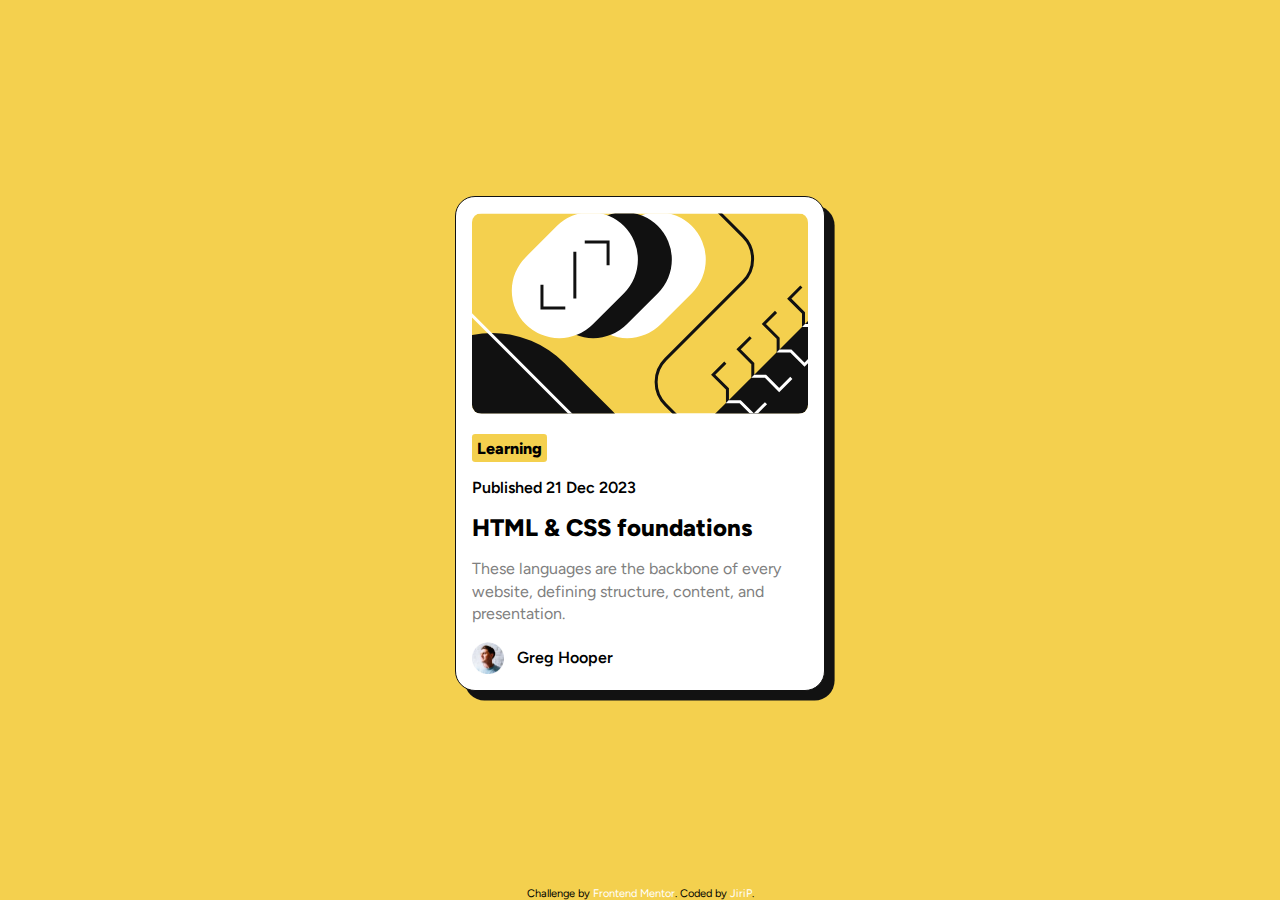
<file: blog-preview-card/index.html>
<!DOCTYPE html>
<html lang="en">
<head>
  <meta charset="UTF-8">
  <meta name="viewport" content="width=device-width, initial-scale=1.0"> <!-- displays site properly based on user's device -->

  <link rel="icon" type="image/png" sizes="32x32" href="./assets/images/favicon-32x32.png">
  
  <title>Blog preview card | Frontend Mentor</title>

  <link rel="stylesheet" href="style.css">

</head>
<body>
  <main>
    <div class="card">

      <div class="image-container"> <!-- container for the image of the card-->
        <img src="assets/images/illustration-article.svg" alt="beautiful picture">
      </div>

      <p class="card-tag extra-bold-text">Learning</p> <!-- tag for the card -->
      <p class="card-date semi-bold-text">Published 21 Dec 2023</p> <!-- publish date -->
      <h1 class="card-title extra-bold-text">HTML & CSS foundations</h1> <!-- card title -->
      <p class="card-text">These languages are the backbone of every website, defining structure, content, and presentation.</p> <!-- some text from author -->

      <div class="card-author"> <!-- author profile pic and name -->
        <img src="assets/images/image-avatar.webp" alt="author profile picture">
        <p class="semi-bold-text">Greg Hooper</p>
      </div>

    </div>
  </main>


  <footer>
    <div class="attribution">
      Challenge by <a href="https://www.frontendmentor.io?ref=challenge" target="_blank">Frontend Mentor</a>. 
      Coded by <a href="#">JiriP</a>.
    </div>
  </footer>

</body>
</html>
</file>
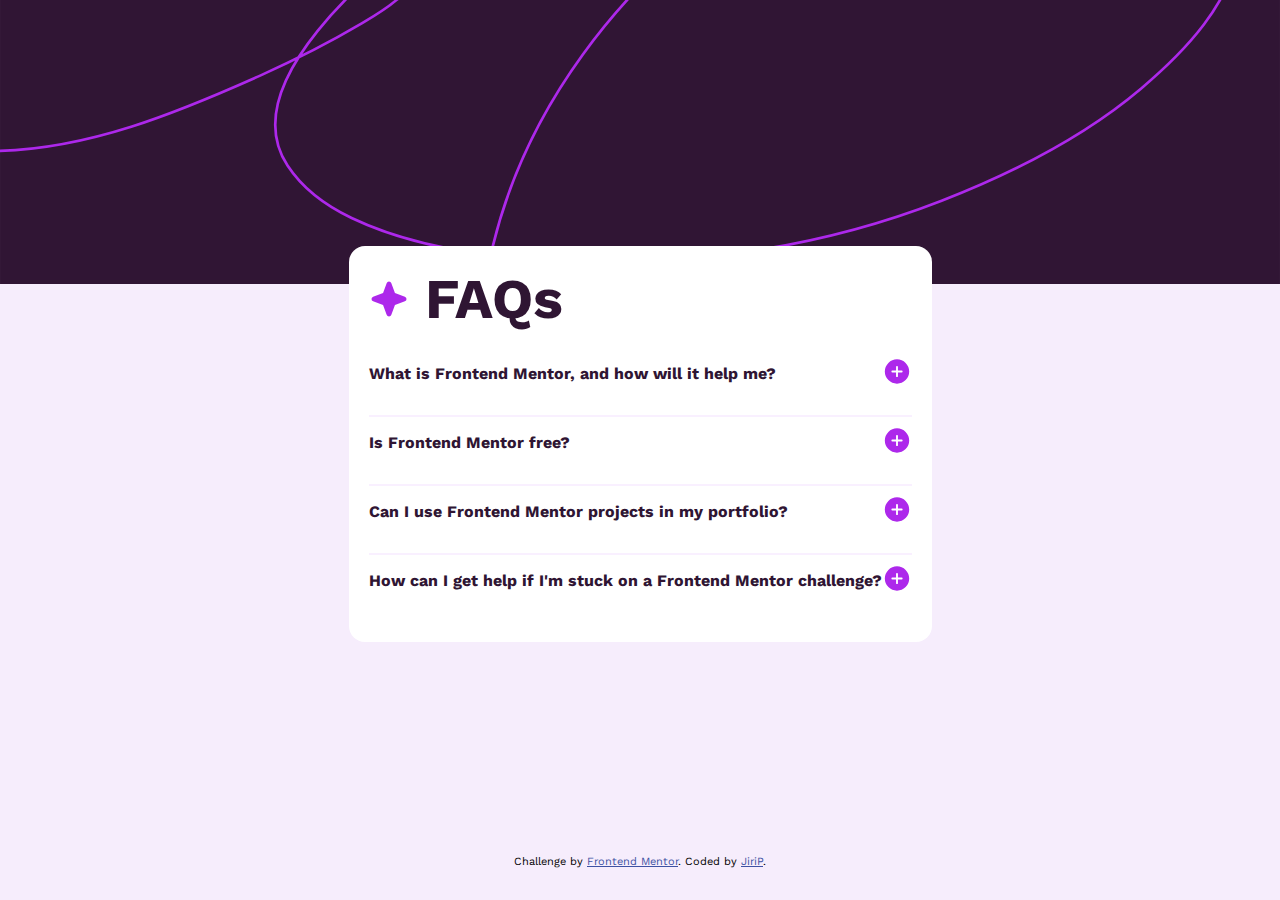
<file: FaQ-accordion/index.html>
<!DOCTYPE html>
<html lang="en">
<head>
  <meta charset="UTF-8">
  <meta name="viewport" content="width=device-width, initial-scale=1.0"> <!-- displays site properly based on user's device -->

  <link rel="icon" type="image/png" sizes="32x32" href="./assets/images/favicon-32x32.png">
  
  <title>FAQ accordion | Frontend Mentor</title>
  <link rel="stylesheet" href="style.css">
</head>
<body>
  <main>
    <div class="card-header">
      <img src="assets/images/icon-star.svg" alt="purple star">
      <h1>FAQs</h1>
    </div><!-- card-header-div -->

    <section class="questions">
      
      <div class="question">
        <div class="question-header">
          <h4 class="show_hide_button">What is Frontend Mentor, and how will it help me?</h4>
          <a href="#" class="show_button"><img src="assets/images/icon-plus.svg" alt="plus"></a>
          <a href="#" class="hide_button hide"><img src="assets/images/icon-minus.svg" alt="minus"></a>
        </div><!-- question-header-div -->

        <p class="answer hide"> Frontend Mentor offers realistic coding challenges to help developers improve their 
          frontend coding skills with projects in HTML, CSS, and JavaScript. It's suitable for 
          all levels and ideal for portfolio building.</p>
      </div>

      <div class="question">
        <div class="question-header">
          <h4 class="show_hide_button">Is Frontend Mentor free?</h4>
          <a href="#" class="show_button"> <img src="assets/images/icon-plus.svg" alt="plus"> </a>
          <a href="#" class="hide_button hide"> <img src="assets/images/icon-minus.svg" alt="minus"> </a>
        </div><!-- question-header-div -->

        <p class="answer hide">Yes, Frontend Mentor offers both free and premium coding challenges, with the free 
          option providing access to a range of projects suitable for all skill levels.</p>
      </div>

      <div class="question">
        <div class="question-header">
          <h4 class="show_hide_button">Can I use Frontend Mentor projects in my portfolio?</h4>
          <a href="#" class="show_button"> <img src="assets/images/icon-plus.svg" alt="plus"> </a>
          <a href="#" class="hide_button hide"> <img src="assets/images/icon-minus.svg" alt="minus"> </a>
        </div><!-- question-header-div -->

        <p class="answer hide"> Yes, you can use projects completed on Frontend Mentor in your portfolio. It's an excellent
          way to showcase your skills to potential employers!</p>
      </div>

      <div class="question">
        <div class="question-header">
          <h4 class="show_hide_button">How can I get help if I'm stuck on a Frontend Mentor challenge?</h4>
          <a href="#" class="show_button"> <img src="assets/images/icon-plus.svg" alt="plus"> </a>
          <a href="#" class="hide_button hide"> <img src="assets/images/icon-minus.svg" alt="minus"> </a>
        </div><!-- question-header-div -->

        <p class="answer hide"> The best place to get help is inside Frontend Mentor's Discord community. There's a help 
          channel where you can ask questions and seek support from other community members.</p>
      </div>

    </section><!-- question-section -->
  </main>

  <footer>
    <div class="attribution">
      Challenge by <a href="https://www.frontendmentor.io?ref=challenge" target="_blank">Frontend Mentor</a>. 
      Coded by <a href="#">JiriP</a>.
    </div>
  </footer>
  
  <script src="script.js"></script>
</body>
</html>
</file>
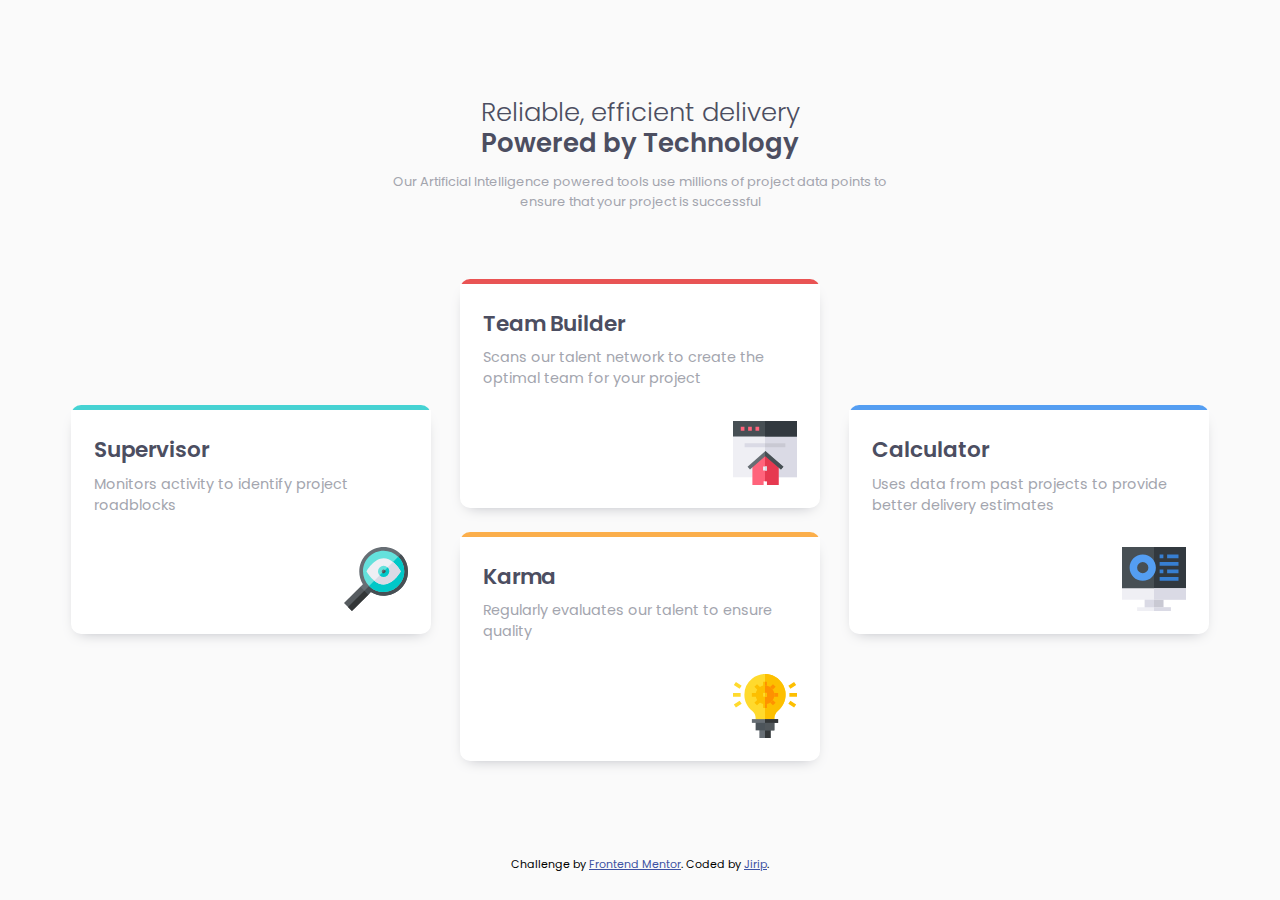
<file: four-card-feature-section/index.html>
<!DOCTYPE html>
<html lang="en">
<head>
  <meta charset="UTF-8">
  <meta name="viewport" content="width=device-width, initial-scale=1.0"> <!-- displays site properly based on user's device -->

  <link rel="icon" type="image/png" sizes="32x32" href="./images/favicon-32x32.png">
  
  <title>Four card feature section | Frontend Mentor</title>
  <link rel="stylesheet" href="style.css">
</head>
<body>
  <main>
    <section class="introductory-section">
      <div class="introductory-section-text">
        <h1>Reliable, efficient delivery <br><span>Powered by Technology</span></h1>
        <p>Our Artificial Intelligence powered tools use millions of project data points 
          to ensure that your project is successful</p>
      </div><!-- calculator-card -->

      <div class="cards-wrapper">
        <div class="supervisor-card card">
          <h2>Supervisor</h2>
          <p>Monitors activity to identify project roadblocks</p>
          <img src="images/icon-supervisor.svg" alt="">
        </div><!-- calculator-card -->

        <div class="team-builder-card card">
          <h2>Team Builder</h2>
          <p>Scans our talent network to create the optimal team for your project</p>
          <img src="images/icon-team-builder.svg" alt="">
        </div><!-- calculator-card -->

        <div class="karma-card card">
          <h2> Karma</h2>
          <p>Regularly evaluates our talent to ensure quality</p>
          <img src="images/icon-karma.svg" alt="">
        </div><!-- calculator-card -->

        <div class="calculator-card card">
          <h2>Calculator</h2>
          <p>Uses data from past projects to provide better delivery estimates</p>
          <img src="images/icon-calculator.svg" alt="">
        </div><!-- calculator-card -->
      </div><!-- cards-wrapper --> 
    </section>
  </main>
  

  <footer>
    <p class="attribution">
      Challenge by <a href="https://www.frontendmentor.io?ref=challenge" target="_blank">Frontend Mentor</a>. 
      Coded by <a href="#">Jirip</a>.
    </p>
  </footer>
</body>
</html>
</file>
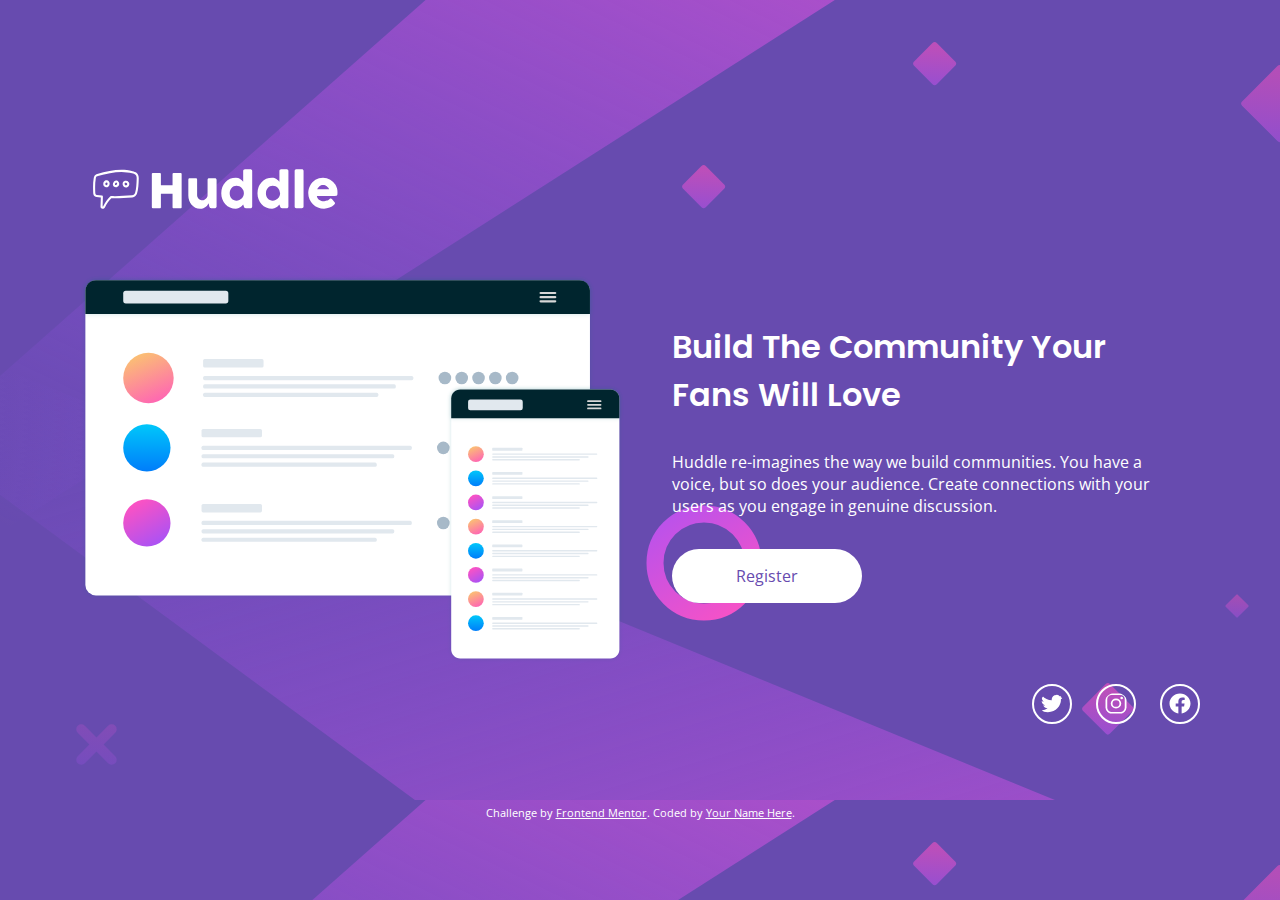
<file: huddle-landing-page-with-single-introductory-section/index.html>
<!DOCTYPE html>
<html lang="en">
<head>
  <meta charset="UTF-8">
  <meta name="viewport" content="width=device-width, initial-scale=1.0"> <!-- displays site properly based on user's device -->

  <link rel="icon" type="image/png" sizes="32x32" href="./images/favicon-32x32.png">
  
  <title>Huddle landing page with single introductory section | Frontend Mentor</title>
  <link rel="stylesheet" href="style.css">
</head>
<body>
  <main>
    <header class="logo">
      <img src="icons/logo.svg" alt="icon" class="main-logo"> <!-- logo -->
    </header>

    <section class="card">
      <div class="image-container"> 
        <img src="images/illustration-mockups.svg" alt="card img"> <!-- card image -->
      </div><!-- image-container -->
  
      <div class="content-container">
        <h1 class="card-header">Build The Community Your Fans Will Love</h1> <!-- card header-->
        <p>Huddle re-imagines the way we build communities. You have a voice, but so does your audience. 
          Create connections with your users as you engage in genuine discussion. </p> <!-- card text -->
        <a class="button" href="#">Register</a> <!-- card button -->
      </div><!-- content-container -->
    </section><!-- card -->

    <footer class="links">
      <a href="#"><img src="icons/logo-facebook.svg" alt="logo-facebook"></a> <!-- logo-facebook -->
      <a href="#"><img src="icons/logo-instagram.svg" alt="logo-instagram"></a> <!-- logo-instagram -->
      <a href="#"><img src="icons/logo-twitter.svg" alt="logo-twitter"></a> <!-- logo-twitter -->
    </footer><!-- links -->
  </main>
  
  <footer>
    <p class="attribution">
      Challenge by <a href="https://www.frontendmentor.io?ref=challenge" target="_blank">Frontend Mentor</a>. 
      Coded by <a href="#">Your Name Here</a>.
    </p>
  </footer>
</body>
</html>
</file>
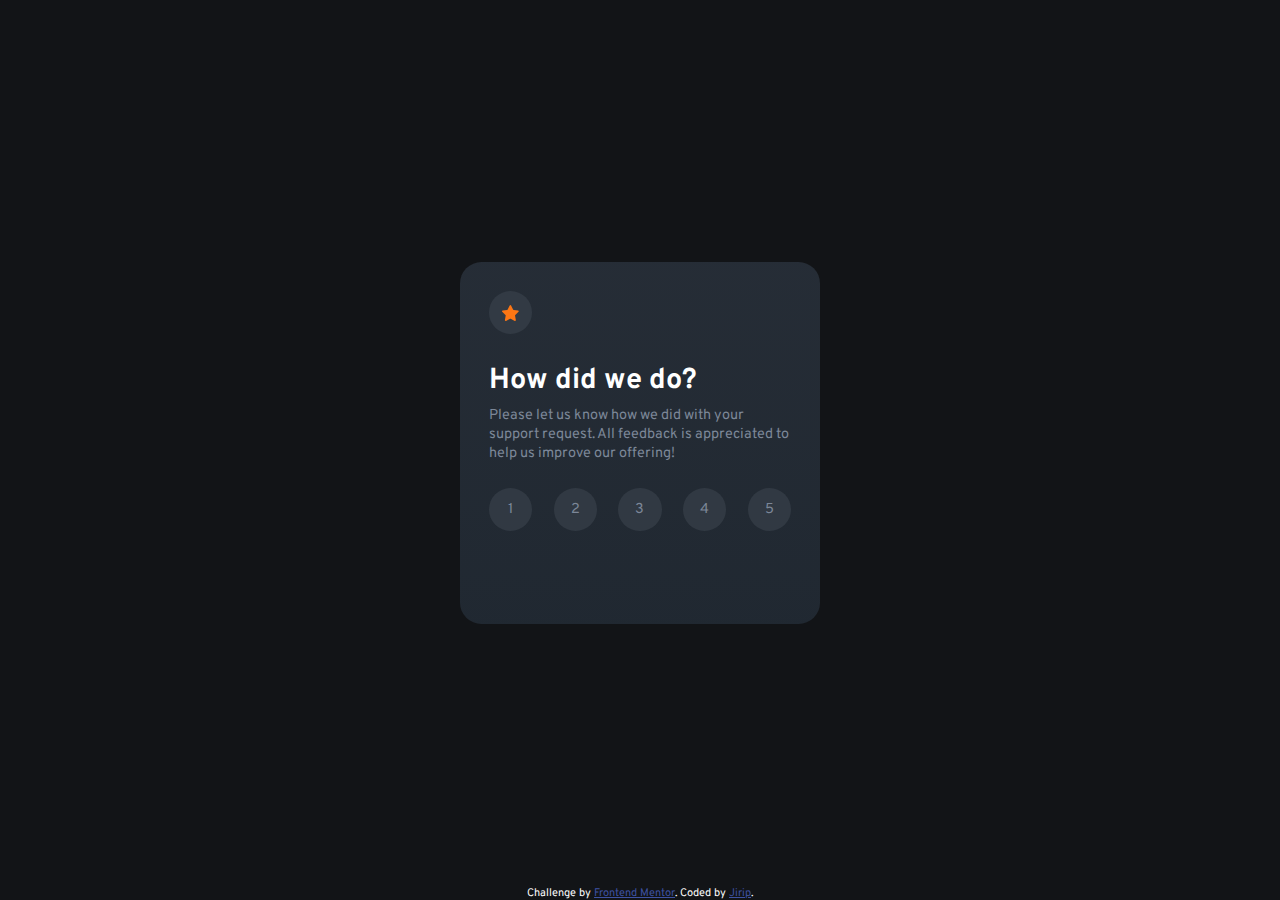
<file: interactive-rating-component/index.html>
<!DOCTYPE html>
<html lang="en">
<head>
  <meta charset="UTF-8">
  <meta name="viewport" content="width=device-width, initial-scale=1.0"> <!-- displays site properly based on user's device -->

  <link rel="icon" type="image/png" sizes="32x32" href="./images/favicon-32x32.png">
  
  <title>Frontend Mentor | Interactive rating component</title>
  <link rel="stylesheet" href="style.css">
</head>
<body>
  <main>
    <section class="card">
      <div class="rating-section">

        <div class="star-container circle">
          <img src="images/icon-star.svg" alt="star">
        </div><!-- star-container -->
    
        <h1>How did we do?</h1>
        <p>Please let us know how we did with your support request. All feedback is appreciated 
          to help us improve our offering!</p>
    
        <div class="rating-button-container">
          <div class="rating-button circle">1</div>
          <div class="rating-button circle">2</div>
          <div class="rating-button circle">3</div>
          <div class="rating-button circle">4</div>
          <div class="rating-button circle">5</div>
        </div>
    
        <a class="submit-button" style="visibility: hidden;  opacity: 0;">Submit</a>
      </div><!-- rating section -->
      
      <div class="thank-you-section hide">

        <div class="image-container">
          <img src="images/illustration-thank-you.svg" alt="star">
        </div><!-- image container -->
        <p class="summary">You selected <span class="user-rating"></span> out of 5</p>
    
        <h2>Thank you!</h2>
        <p>We appreciate you taking the time to give a rating. If you ever need more support, 
          don’t hesitate to get in touch!
        </p><!-- subtitle -->
      </div><!-- thank you section -->
    </section><!-- card -->
  </main>

  <footer>
    <div class="attribution" style="color: white;">
      Challenge by <a href="https://www.frontendmentor.io?ref=challenge" target="_blank">Frontend Mentor</a>. 
      Coded by <a href="#">Jirip</a>.
    </div>
  </footer>
  
  <script src="script.js"></script>
</body>
</html>
</file>
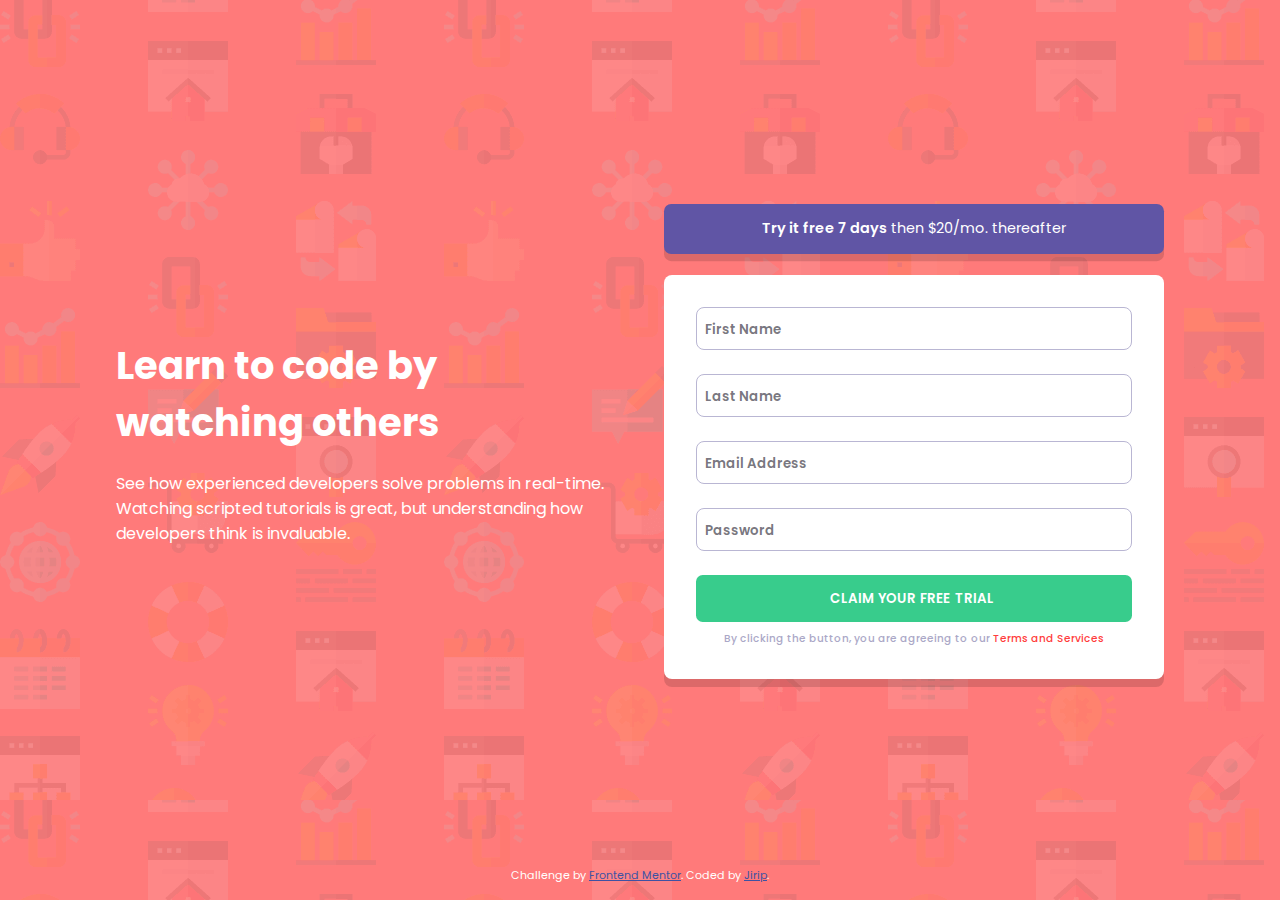
<file: intro-component-with-signup-form/index.html>
<!DOCTYPE html>
<html lang="en">
<head>
  <meta charset="UTF-8">
  <meta name="viewport" content="width=device-width, initial-scale=1.0"> <!-- displays site properly based on user's device -->

  <link rel="icon" type="image/png" sizes="32x32" href="./images/favicon-32x32.png">
  
  <title>Intro component with sign up form | Frontend Mentor</title>
  <link rel="stylesheet" href="style.css">
</head>
<body>

  <main>
    <div class="text-wrapper">
      <h1>Learn to code by watching others</h1>
      <p>See how experienced developers solve problems in real-time. Watching scripted tutorials is great, 
        but understanding how developers think is invaluable. </p>
    </div>

    <section class="form-container">
      <a href="#" class="offer"><span class="fw-600">Try it free 7 days</span> then $20/mo. thereafter</a> <!-- offer -->
      <form class="sign-up-form" novalidate>

        <div class="input-wrapper">
          <input type="text" placeholder="First Name" name="First-name" class="sign-up-form-input">
          <img src="images/icon-error.svg" alt="exclamation mark">
          <p class="error-message">First Name cannot be empty</p>
        </div>

        <div class="input-wrapper">
          <input type="text" placeholder="Last Name" name="Last-Name" class="sign-up-form-input">
          <img src="images/icon-error.svg" alt="exclamation mark">
          <p class="error-message">Last Name cannot be empty</p>
        </div>

        <div class="input-wrapper" email>
          <input type="email" placeholder="Email Address" name="Email-Address" class="sign-up-form-input">
          <img src="images/icon-error.svg" alt="exclamation mark">
          <p class="error-message">Looks like this is not an email</p>
        </div>

        <div class="input-wrapper">
          <input type="password" placeholder="Password" name="Password" class="sign-up-form-input">
          <img src="images/icon-error.svg" alt="exclamation mark">
          <p class="error-message">Password cannot be empty</p>
        </div>

        <input type="submit" value="Claim your free trial " class="sign-up-form-input">
        <p class="reminder">By clicking the button, you are agreeing to our <a href="###">Terms and Services</a></p>
      </form>
    </section>
  </main>

  <footer>
    <p class="attribution">
      Challenge by <a href="https://www.frontendmentor.io?ref=challenge" target="_blank">Frontend Mentor</a>. 
      Coded by <a href="#">Jirip</a>.
    </p>
  </footer>

  <script src="script.js"></script>
</body>
</html>
</file>
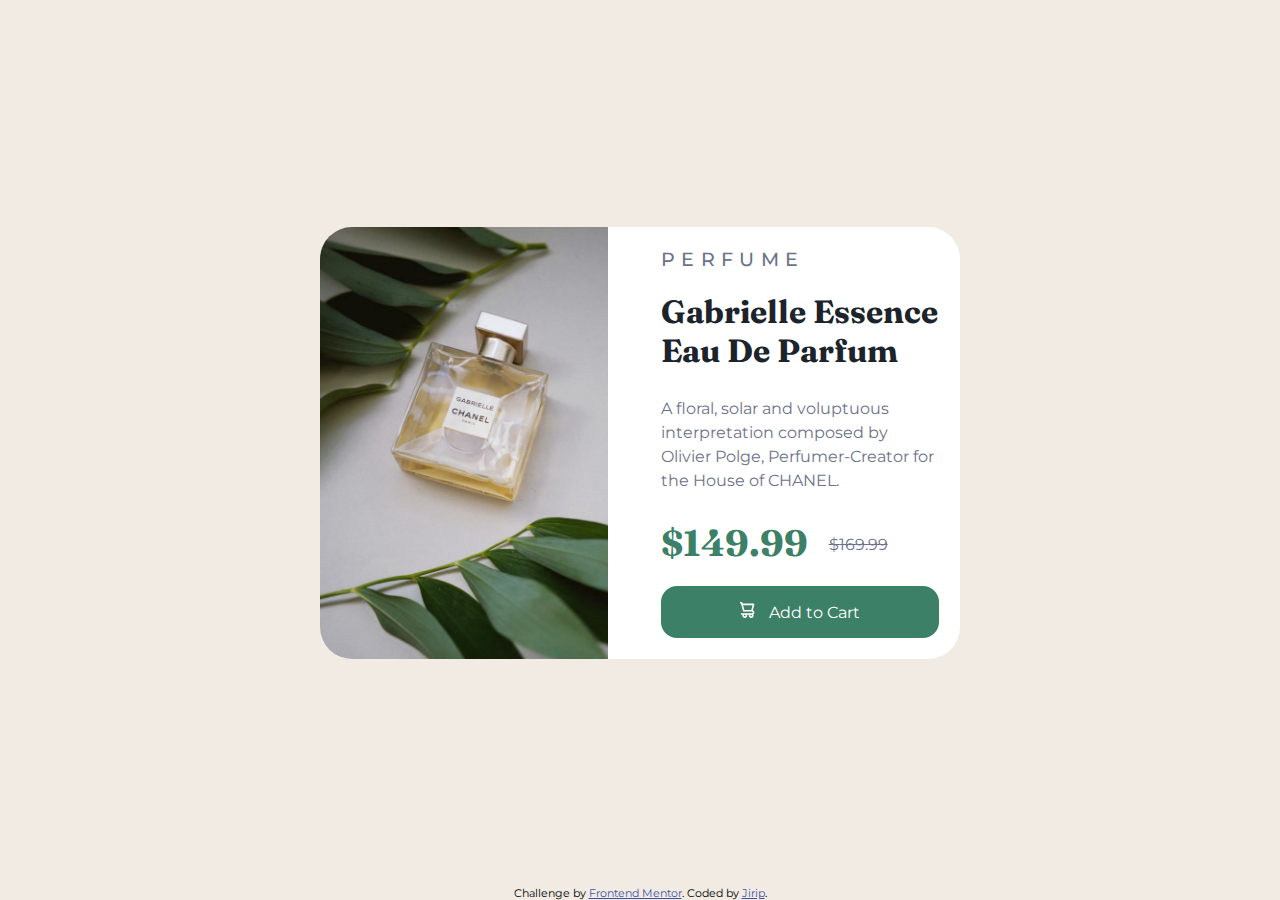
<file: product-preview-card-component/index.html>
<!DOCTYPE html>
<html lang="en">
<head>
  <meta charset="UTF-8">
  <meta name="viewport" content="width=device-width, initial-scale=1.0"> <!-- displays site properly based on user's device -->

  <link rel="icon" type="image/png" sizes="32x32" href="./images/favicon-32x32.png">
  
  <title>Product preview card component | Frontend Mentor</title>

  <link rel="stylesheet" href="style.css">
</head>
<body>
  <main>
    <div class="card">

      <div class="image-container">
        <img src="images/image-product-mobile.jpg" alt="perfume image">
      </div> <!-- image-container -->


      <div class="text-container">
        <h3 class="product-category">Perfume</h3> <!-- product-category -->
        <h1 class="product-name">Gabrielle Essence Eau De Parfum</h1> <!-- product-name -->
        <p class="product-description">A floral, solar and voluptuous interpretation composed by Olivier Polge, Perfumer-Creator for the House of CHANEL.</p> <!-- product-description -->
        <div class="product-price">
          <p><span class="current-price">$149.99</span><span class="old-price">$169.99</span></p>
        </div> <!-- product-price -->
        <a class="buy-button" href="#">
          <img src="images/icon-cart.svg" alt="shopping cart">Add to Cart
        </a> <!-- buy-button -->

      </div> <!-- text-container -->
    </div> <!-- card -->
  </main>

  <footer>
    <div class="attribution">
      Challenge by <a href="https://www.frontendmentor.io?ref=challenge" target="_blank">Frontend Mentor</a>. 
      Coded by <a href="https://github.com/JiriP1">Jirip</a>.
    </div>
  </footer>
</body>
</html>
</file>
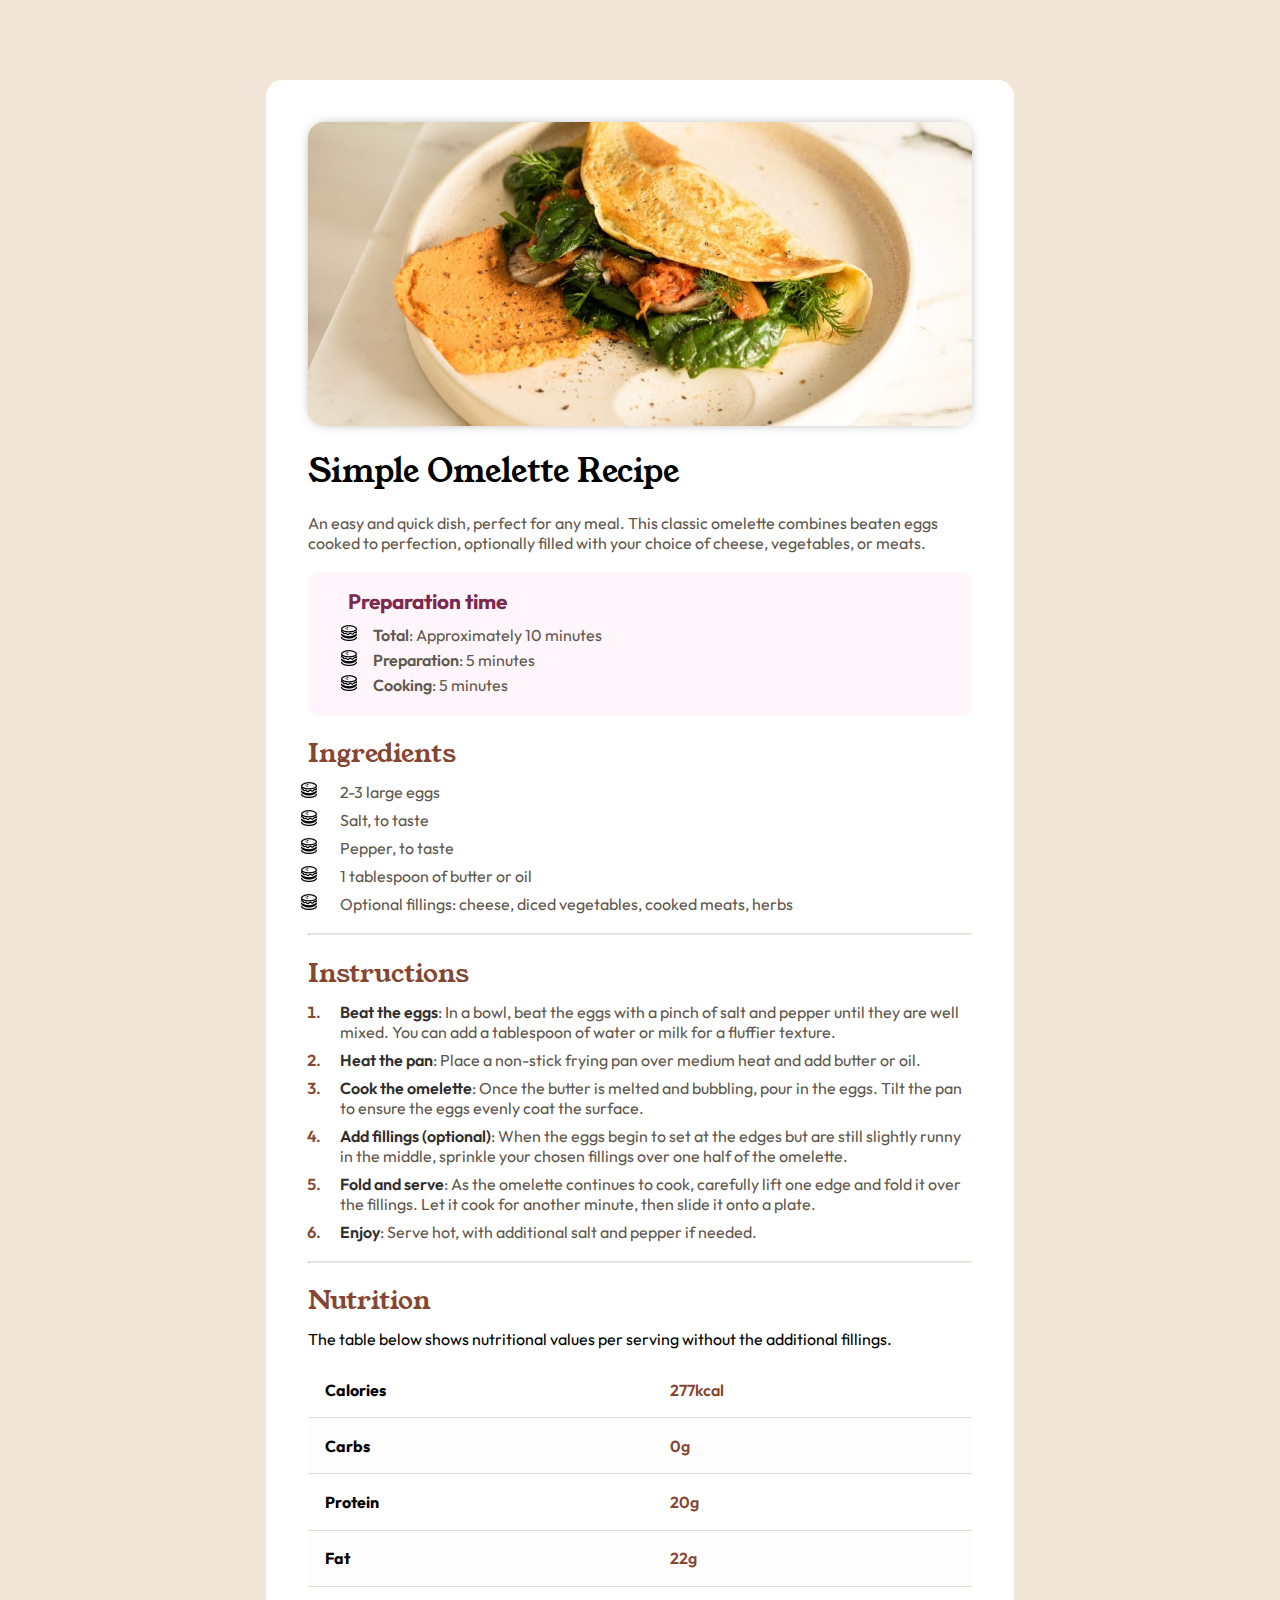
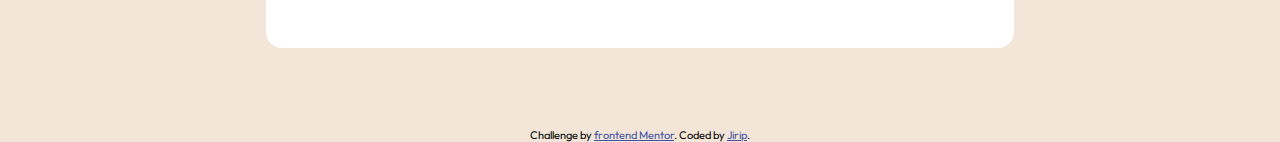
<file: recipe-page/index.html>
<!DOCTYPE html>
<html lang="en">
<head>
  <meta charset="UTF-8">
  <meta name="viewport" content="width=device-width, initial-scale=1.0"> <!-- displays site properly based on user's device -->

  <link rel="icon" type="image/png" sizes="32x32" href="./assets/images/favicon-32x32.png">
  
  <title>Recipe page | Frontend Mentor</title>
  <link rel="stylesheet" href="style.css">
</head>
<body>
  <main>
    <article class="recipe">
      <img class="omelette-image" src="assets/images/image-omelette.jpeg" alt="omelette">
      <h1 class="main-header">Simple Omelette Recipe</h1>
      <p class="recipe-description">An easy and quick dish, perfect for any meal. This classic omelette combines beaten eggs cooked 
        to perfection, optionally filled with your choice of cheese, vegetables, or meats.</p>

      <div class="preparaion-time">
        <h3>Preparation time</h3>
        <ul>
          <li><span class="bold-text">Total</span>: Approximately 10 minutes</li>
          <li><span class="bold-text">Preparation</span>: 5 minutes</li>
          <li><span class="bold-text">Cooking</span>: 5 minutes</li>
        </ul>
      </div>

      <section class="ingredients">
        <h2 class="section-header">Ingredients</h2>
        <ul>
          <li>2-3 large eggs</li>
          <li>Salt, to taste</li>
          <li>Pepper, to taste</li>
          <li>1 tablespoon of butter or oil</li>
          <li>Optional fillings: cheese, diced vegetables, cooked meats, herbs</li>
        </ul>
      </section>
      <hr>

      <section class="instructions">
        <h2 class="section-header">Instructions</h2>
        <ol>
          <li><span>Beat the eggs</span>: In a bowl, beat the eggs with a pinch of salt and pepper until they are well mixed. 
            You can add a tablespoon of water or milk for a fluffier texture.</li>
          <li><span>Heat the pan</span>: Place a non-stick frying pan over medium heat and add butter or oil.</li>
          <li><span>Cook the omelette</span>: Once the butter is melted and bubbling, pour in the eggs. Tilt the pan to ensure 
            the eggs evenly coat the surface.</li>
          <li><span>Add fillings (optional)</span>: When the eggs begin to set at the edges but are still slightly runny in the 
            middle, sprinkle your chosen fillings over one half of the omelette.</li>
          <li><span>Fold and serve</span>: As the omelette continues to cook, carefully lift one edge and fold it over the 
            fillings. Let it cook for another minute, then slide it onto a plate.</li>
          <li><span>Enjoy</span>: Serve hot, with additional salt and pepper if needed.</li>
        </ol>
      </section>
      <hr>

      <section class="nutrition">
        <h2 class="section-header">Nutrition</h2>
        <table>
          <caption>
            The table below shows nutritional values per serving without the additional fillings.
          </caption>
          <tr>
            <th>Calories</th>
            <td>277kcal</td>
          </tr>
          <tr>
            <th>Carbs</th>
            <td>0g</td>
          </tr>
          <tr>
            <th>Protein</th>
            <td>20g</td>
          </tr>
          <tr>
            <th>Fat</th>
            <td>22g</td>
          </tr>
        </table>
      </section>
    </article>
  </main>
<!-- 
  
  

  
  

  
  

  
  
   -->
  <footer>
    <div class="attribution">
      Challenge by <a href="https://www.frontendmentor.io?ref=challenge" target="_blank">frontend Mentor</a>. 
      Coded by <a href="#">Jirip</a>.
    </div>
  </footer>
</body>
</html>
</file>
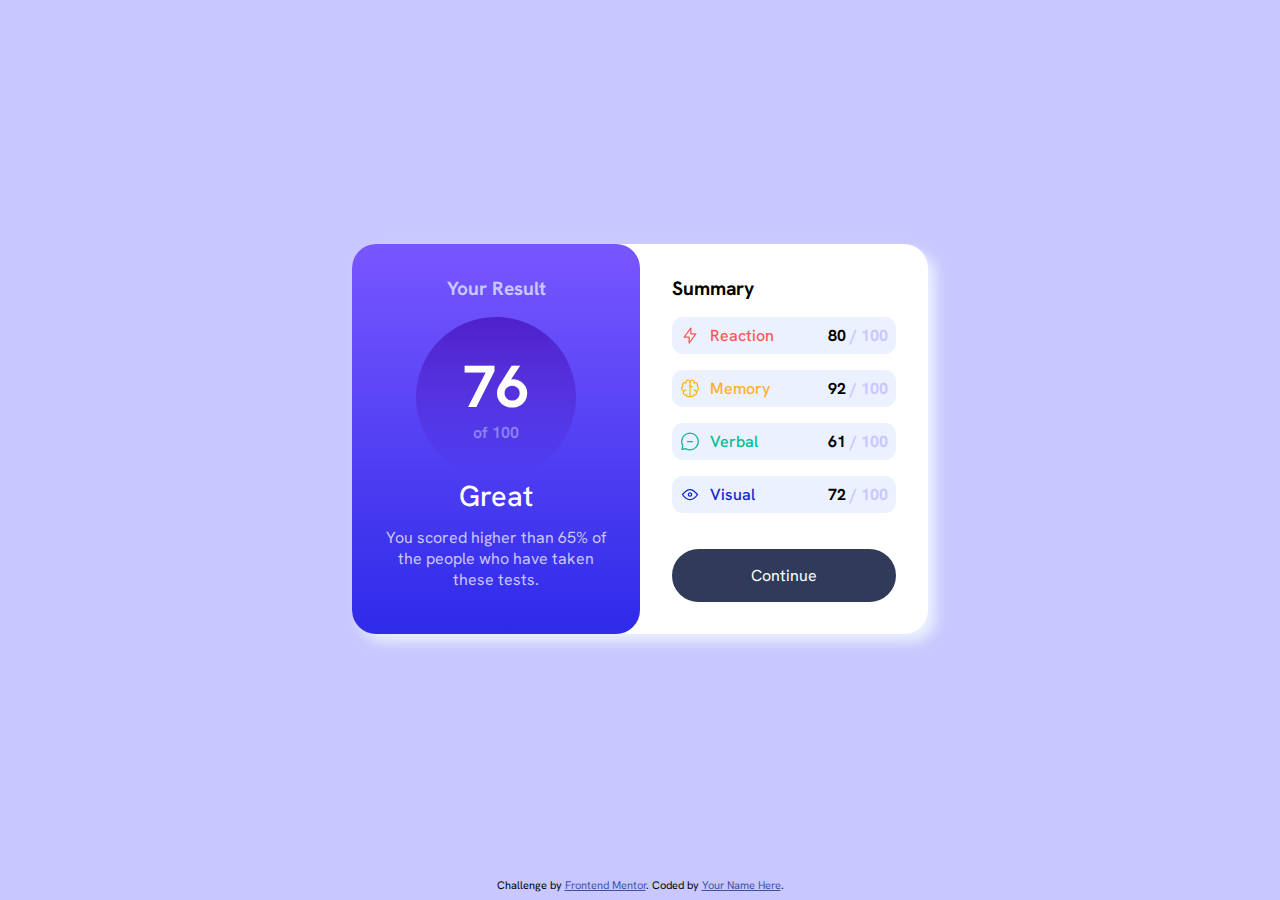
<file: results-summary-component/index.html>
<!DOCTYPE html>
<html lang="en">
<head>
  <meta charset="UTF-8">
  <meta name="viewport" content="width=device-width, initial-scale=1.0"> <!-- displays site properly based on user's device -->

  <link rel="icon" type="image/png" sizes="32x32" href="./assets/images/favicon-32x32.png">
  
  <title>Results summary component | Frontend Mentor</title>
  <link rel="stylesheet" href="style.css">
  <link rel="stylesheet" href="reusable-classes.css">

</head>
<body class="Light-lavender-bg-color">

  <main> 
    <div class="result-wrapper White-bg-color"> <!-- CARD -->
      <div class="your-result-container"> <!-- LEFT SIDE - YOUR RESULT -->
        <h1 class="your-result-header">Your Result</h1><!--title-->
        <div class="your-result-score-container"><!--points-container-->
          <h2 class="your-result-score"><span class="big-font-size white-color">76</span> of 100</h2><!--points-->
        </div><!--points-container-->
        <h3 class="your-result-rating white-color fw-Medium">Great</h3><!--rating-->
        <p class="your-result-message white-color Light-lavender-color">You scored higher than 65% of the people who have taken these tests.</p><!--message-->
      </div> <!-- LEFT SIDE - YOUR RESULT -->

      <div class="summary-container"> <!-- RIGHT SIDE - SUMMARY -->
        <h2 class="summary-header">Summary</h2>
        <div class="summary-scores-container"><!-- summary-scores-container -->
          <div class="summary-section reaction Pale-blue-bg-color"> <!--summary-section reaction-->
            <img src="assets/images/icon-reaction.svg" alt="icon"><!--icon-->
            <h4 class="Light-red-color fw-Medium">Reaction</h4><!--section-name-->
            <div class="summary-section-score fw-Bold">80 <span class="Light-lavender-color">/ 100</span></div><!--points-->
          </div> <!--summary-section reaction-->
          <div class="summary-section memory Pale-blue-bg-color"> <!--summary-section memory-->
            <img src="assets/images/icon-memory.svg" alt="icon"><!--icon-->
            <h4 class="Orangey-yellow-color fw-Medium">Memory</h4><!--section-name-->
            <div class="summary-section-score fw-Bold">92 <span class="Light-lavender-color">/ 100</span></div><!--points-->
          </div> <!--summary-section memory-->
          <div class="summary-section verbal Pale-blue-bg-color"> <!--summary-section verbal-->
            <img src="assets/images/icon-verbal.svg" alt="icon"><!--icon-->
            <h4 class="Cobalt-blue-color fw-Medium">Verbal</h4><!--section-name-->
            <div class="summary-section-score fw-Bold">61 <span class="Light-lavender-color">/ 100</span></div><!--points-->
          </div> <!--summary-section verbal-->
          <div class="summary-section visual Pale-blue-bg-color"> <!--summary-section visual-->
            <img src="assets/images/icon-visual.svg" alt="icon"><!--icon-->
            <h4 class="Dark-gray-blue fw-Medium">Visual</h4><!--section-name-->
            <div class="summary-section-score fw-Bold">72 <span class="Light-lavender-color">/ 100</span></div><!--points-->
          </div> <!--summary-section visual-->
        </div><!-- summary-scores-container -->
        <a href="#" class="summary-button white-color">Continue</a>
      </div> <!-- RIGHT SIDE - SUMMARY -->
    </div><!-- CARD -->
  </main>
  
  <footer>
    <div class="attribution">
      Challenge by <a href="https://www.frontendmentor.io?ref=challenge" target="_blank">Frontend Mentor</a>. 
      Coded by <a href="#">Your Name Here</a>.
    </div>
  </footer>

</body>
</html>
</file>
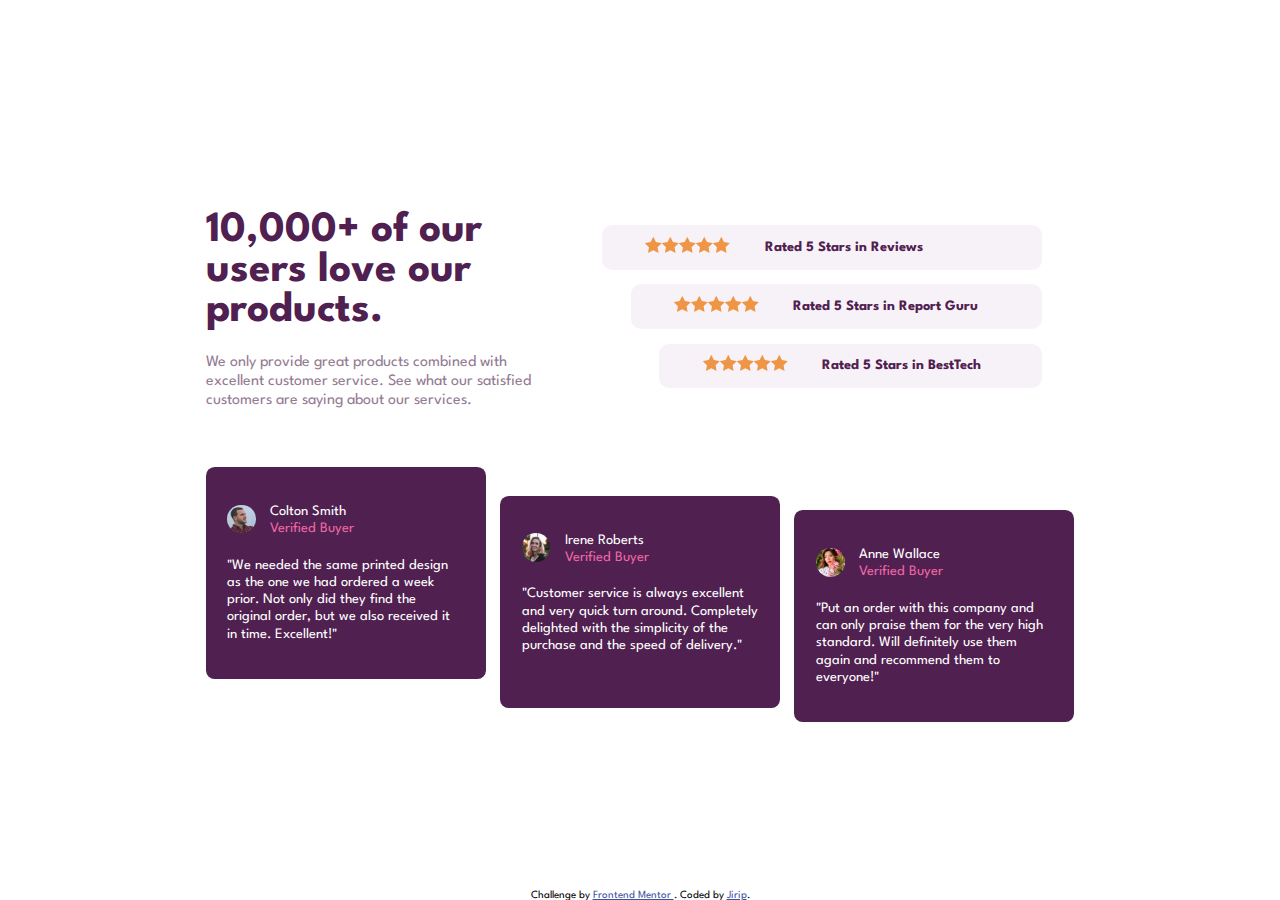
<file: social-proof-section/index.html>
<!DOCTYPE html>
<html lang="en">
  <head>
    <meta charset="UTF-8" />
    <meta name="viewport" content="width=device-width, initial-scale=1.0" /> <!-- displays site properly based on user's device -->

    <link
      rel="icon"
      type="image/png"
      sizes="32x32"
      href="./images/favicon-32x32.png"
    />

    <title>Social proof section | Frontend Mentor</title>
    <link rel="stylesheet" href="style.css">
  </head>
  <body>
    <main>
      <section class="title-and-subtitle">
        <h1 class="main-header">10,000+ of our users love our products.</h1>
        <p>We only provide great products combined with excellent customer service.
          See what our satisfied customers are saying about our services.</p>
      </section>

      <aside class="ratings">
        <div style="--left-margin: 0;" class="rating"><div class="stars"></div><span>Rated 5 Stars in Reviews</span></div>
        <div style="--left-margin: 2em;" class="rating"><div class="stars"></div><span>Rated 5 Stars in Report Guru</span></div>
        <div style="--left-margin: 4em;" class="rating"><div class="stars"></div><span>Rated 5 Stars in BestTech</span></div>
      </aside>
      
      <section class="reviews">
        <div style="--margin-top: 0em;" class="review">
          <div class="user-information">
            <img class="profile" src="images/image-colton.jpg" alt="profile picture">
            <p>
              <span class="name">Colton Smith</span><br>
              <span class="verified">Verified Buyer</span>
            </p>
          </div><!-- user information -->
          <p class="review-text">"We needed the same printed design as the one we had ordered a week prior.
            Not only did they find the original order, but we also received it in time.
            Excellent!"</p>
        </div><!-- review -->

        <div style="--margin-top: 2em;" class="review">
          <div class="user-information">
            <img class="profile" src="images/image-irene.jpg" alt="profile picture">
            <p>
              <span class="name">Irene Roberts</span><br>
              <span class="verified">Verified Buyer</span>
            </p>
          </div><!-- user information -->
          <p class="review-text">"Customer service is always excellent and very quick turn around. Completely
            delighted with the simplicity of the purchase and the speed of delivery."
          </p>
        </div><!-- review -->

        <div style="--margin-top: 3em;" class="review">
          <div class="user-information">
            <img class="profile" src="images/image-anne.jpg" alt="profile picture">
            <p>
              <span class="name">Anne Wallace </span><br>
              <span class="verified">Verified Buyer</span>
            </p>
          </div><!-- user information -->
          <p class="review-text">"Put an order with this company and can only praise them for the very high
            standard. Will definitely use them again and recommend them to everyone!"
          </p>
        </div>
      </section><!-- reviews container-->
    </main>

    <footer>
      <div class="attribution">
        Challenge by
        <a href="https://www.frontendmentor.io?ref=challenge" target="_blank">Frontend Mentor

        </a>. 
        Coded by <a href="#">Jirip</a>.
      </div>
   </footer>

  </body>
</html>
</file>
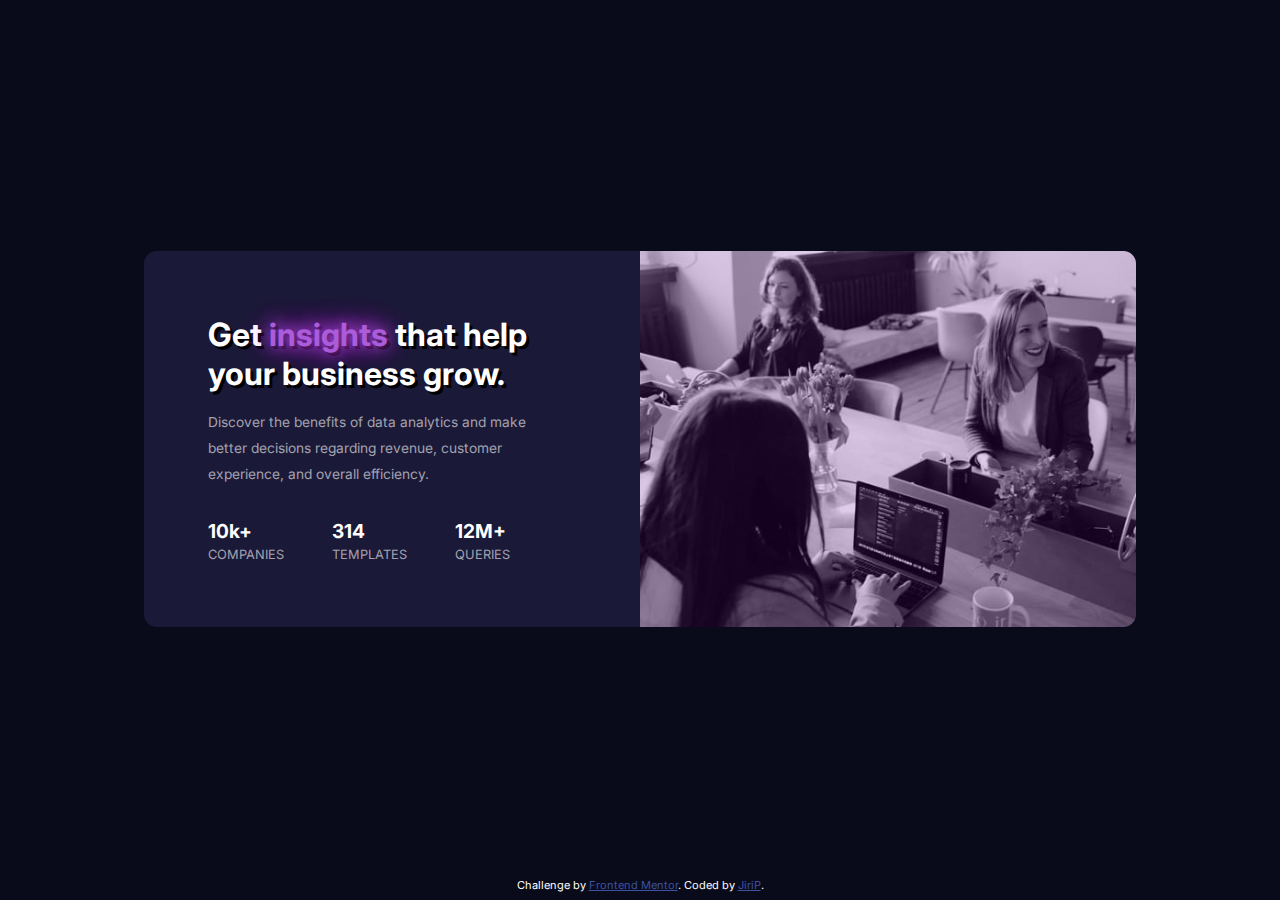
<file: stats-preview-card-component/index.html>
<!DOCTYPE html>
<html lang="en">
<head>
  <meta charset="UTF-8">
  <meta name="viewport" content="width=device-width, initial-scale=1.0"> <!-- displays site properly based on user's device -->

  <link rel="icon" type="image/png" sizes="32x32" href="./images/favicon-32x32.png">
  
  <title>Stats preview card component | Frontend Mentor</title>
  <link rel="stylesheet" href="style.css">
</head>
<body>
  <main>
    <div class="card">

      <div class="text-container">
        <h1 class="card-main-header">Get <span class="special-text">insights</span> that help your business grow.</h1><!-- main header -->
        <p>Discover the benefits of data analytics and make better decisions regarding revenue, customer 
          experience, and overall efficiency.</p><!-- some text -->
        <div class="card-stats">
          <div><span class="number">10k+</span> <span>companies</span></div><!-- companies -->
          <div><span class="number">314</span> <span>templates</span></div><!-- templates -->
          <div><span class="number">12M+</span> <span>queries</span></div><!-- queries -->
        </div>
      </div><!-- text-container -->

      <div class="image-container">

      </div>
    </div><!-- card -->
  </main>

  <footer>
    <div class="attribution White-color">
      Challenge by <a href="https://www.frontendmentor.io?ref=challenge" target="_blank">Frontend Mentor</a>. 
      Coded by <a href="#">JiriP</a>.
    </div>
  </footer>

</body>
</html>
</file>
<file: blog-preview-card/style.css>
@import url('https://fonts.googleapis.com/css2?family=Figtree:wght@600;800&display=swap');
* {
    margin: 0;
    padding: 0;
    box-sizing: border-box;
}

:root {
    /* Primary colors */
--Yellow: hsl(47, 88%, 63%);

    /* neutral colors */
--White: hsl(0, 0%, 100%);
--Grey: hsl(0, 0%, 50%);
--Black: hsl(0, 0%, 7%);

    /* font */
--font-family: 'Figtree', sans-serif;
--font-weight-semi-bold: 600;
--font-weight-extra-bold: 800;
}

/* reusable classes */
.semi-bold-text {
    font-weight: var(--font-weight-semi-bold);
}
.extra-bold-text {
    font-weight: var(--font-weight-extra-bold);
}



body {
    font-size: 1rem;
    font-family: var(--font-family);
    background-color: var(--Yellow);
    height: 100dvh;
    display: grid;
    grid-template-rows: auto min-content;
    align-items: center;
    justify-content: center;
}
/* .container > * {
    border: 2px solid red;
} */


/* card */
main {
    width: min-content;
}

.card {
    width: 100%;
    padding: 1rem;
    border: 0.06rem solid var(--Black);
    background-color: var(--White);
    border-radius: 1.25rem;
    box-shadow: 0.6rem 0.6rem  var(--Black);
    transition: 1s;/* box-shadow  slow-out */
    display: grid;
    gap: 1rem;
}

/* container for the image of the card */

.image-container {
    width: max-content;
}

.image-container img {
    border-radius: 0.6rem;
    width: 100%;
}


/* tag for the card */
.card-tag {
    background-color: var(--Yellow);
    width: min-content;
    border-radius: 0.2rem;
    padding: 0.3rem;
}


/* card title */
.card-title {
    font-size: 1.5rem;
    cursor: pointer;
    transition: 1s;/* changing title  slow-out */
}

.card:has(.card-title:hover) {
    box-shadow: 1rem 1rem  var(--Black);
    transition: .4s;/* box-shadow  fast-in */
}

.card-title:hover {
    color: var(--Yellow);
    transition: .4s;/* changing title  fast-in */
}



/* some text from author */
.card-text {
    color: var(--Grey);
    line-height: 1.4rem;
}


/* author profile pic and name */
.card-author {
    display: flex;
    align-items: center;
    gap: .8rem;
}

.card-author img {
    width: 2rem;
}

/* @media screen and (max-width: 25rem) {
    .card, footer {
        scale: .85;
    }
} */


/* trying to make it responsive */
/* if you know better solution please tell me */
@media screen and (max-width: 25rem) {
    body{
        font-size: 4.4vw; 
    }
    .card-title {
        font-size: 6.3vw;
    }
    .image-container {
        width: 84vw;
    }
}



/* footer */
.attribution { font-size: 11px; width: max-content; margin: 0 auto;}
.attribution a { color: white; text-decoration: none; }
</file>
<file: FaQ-accordion/style.css>
@import url('https://fonts.googleapis.com/css2?family=Work Sans:wght@400;600;700&display=swap');

* {
    margin: 0;
    padding: 0;
    box-sizing: border-box;
}

:root {
    --page-lower-background-color: hsl(274, 73%, 96%);
    --card-background-color: hsl(0, 0%, 100%);
    --lines-between-questions-in-card: hsl(276, 100%, 97%);
    --question-hover-text-color: rgb(173 40 235);
    --answer-text-color: hsl(292, 16%, 49%);
    --bold-text-color: hsl(292, 42%, 14%);
}

/***** main layout *****/
body {
    font-family: "Work Sans";
    background-color: var(--page-lower-background-color);
    background-image: url(assets/images/background-pattern-desktop.svg);
    background-size: 100%;
    background-repeat: no-repeat;
    padding: 2rem;

    height: 100dvh;
    display: grid;
    justify-content: center;
    align-items: center;
    grid-template-rows: auto min-content;
}
/* changing backgrond image for small devices */
@media screen and (width < 900px) {
    body {
        background-image: url(assets/images/background-pattern-mobile.svg);
    }
}


/** reusable class **/
.hide {
    display: none;
}   


/* ---------card section----------*/
/* container */
main {
    background-color: var(--card-background-color);
    border-radius: 1em;
    max-width: 60ch;
    padding: 1.25em;
}

/* ---------card header section----------*/
/* container */
.card-header {
    display: flex;
    gap: 1em;

    /* styling h1 */
    & h1 {
        font-size: 3.5em;
        color: var(--bold-text-color);
    }
}

/* ---------question section----------*/
/* container */
.question {
    margin-block: 1em;

    /* eliminating first question and selecting others */
    &:not(:first-child) {
        border-top: 2px solid var(--lines-between-questions-in-card);
    }

    /*question header */
    .question-header {
        display: flex;
        justify-content: space-between;
        align-items: center;
        
        /* header text */
        & h4 {
            cursor: pointer;
            color: var(--bold-text-color);
            margin-block: 1em;

            transition: color 250ms ease-in-out;

            /* header text hover*/
            &:hover {
                color: var(--question-hover-text-color);
            }
        }
    }
    
    /* answer */
    .answer {
        color: var(--answer-text-color);
    }
}


/* ---------button section----------*/
.show_button, .hide_button {
    transition: transform 450ms;

    /** mouse **/
    &:hover img{
        transform: scale(1.15);
    }

    /** keybord **/
    &:focus{
        outline: none;
        
        /* styling img whent it is focused by keybord */
        & img {
            border-radius: 50%;
            border: 1px solid rgb(255, 0, 200);
            transform: scale(1.1);
        }
    }
}


/* ---------footer section----------*/
.attribution { font-size: 11px; text-align: center; }
.attribution a { color: hsl(228, 45%, 44%); }
</file>
<file: four-card-feature-section/style.css>
@import url('https://fonts.googleapis.com/css2?family=Poppins:wght@200;400;600&display=swap');

* {
    margin: 0;
    padding: 0;
    box-sizing: border-box;
}

:root {
    --supervisor-card-upper-line-color: hsl(180, 62%, 55%);
    --team-builder-card-upper-line-color: hsl(0, 78%, 62%);
    --karma-card-upper-line-color: hsl(34, 97%, 64%);
    --calculator-card-upper-line-color: hsl(212, 86%, 64%);
    --cards-shadow-color: hsl(229, 6%, 66%);

    --body-background-color: hsl(0, 0%, 98%);
    --introductory-section-headers-color: hsl(234, 12%, 34%);
    --introductory-section-paragraphs-color: hsl(229, 6%, 66%);
}


body {
    font-size: .9rem;
    font-family: Poppins;
    background-color: var(--body-background-color);
    padding: 1rem;

    /**** main layout *****/
    height: 100dvh;
    display: grid;
    align-items: center;
    justify-content: center;
    grid-template-rows: auto min-content;
}


/********** introductory-section **********/
/* text colors */
.introductory-section h1, h2 {
    color: var(--introductory-section-headers-color);
}
.introductory-section p {
    color: var(--introductory-section-paragraphs-color);
}

/****** text of the introductory-section *******/
.introductory-section-text {
    /* border: 2px solid red; */
    max-width: 55ch;
    text-align: center;
    margin-inline: auto;
    margin-block-end: 4em;
}

/***** header *****/
.introductory-section-text h1 {
    display: inline-block;
    font-weight: 300;
    font-size: 1.8em;
    line-height: 1.2;
    max-width: 21ch;
    margin-block-end: .5em;
}
.introductory-section-text h1 span {
    font-weight: 600;
}

/***** content ******/
.introductory-section-text p {
    font-size: .9em;
    font-weight: 400;
}


/****** introductory-section cards *******/
.cards-wrapper {
    display: grid;
    justify-content: center;
    grid-template-areas:
        "   ...     team-builder    ...    "
        "supervisor team-builder calculator"
        "supervisor     karma    calculator"
        "   ...         karma    ...    "
    ;
}

/***** cards *****/
.card {
    max-width: 40ch;
    background-color: #fff;
    box-shadow: 0 5px 15px -8px var(--cards-shadow-color);
    border-radius: 0 0 .7em .7em;
    padding: 1.6em;
    margin: 1em;

    position: relative;
}

/***** cards upper line*****/
.card::before {
    content: "";
    position: absolute;
    height: 100%;
    width: 100%;
    left: 0;
    bottom: 5px;
    z-index: -1;
    border-radius: .7em;
    background-color: var(--upper-line);
}

/* changing upper line color and layout settings */
.supervisor-card {
    --upper-line: var(--supervisor-card-upper-line-color);
    grid-area: supervisor;
}

.team-builder-card {
    --upper-line: var(--team-builder-card-upper-line-color);
    grid-area: team-builder;
}

.karma-card {
    --upper-line: var(--karma-card-upper-line-color);
    grid-area: karma;
}

.calculator-card {
    --upper-line: var(--calculator-card-upper-line-color);
    grid-area: calculator;

}

/***** card header *****/
.card h2 {
    font-weight: 600;
}

/***** card content *****/
.card p {
    font-weight: 400;
    margin-block-start: .5em;
}

/***** card image *****/
.card img {
    display: block;
    margin-inline-start: auto;
    margin-block-start: 2.2em;
}



@media screen and (width < 73rem) {
    .cards-wrapper {
        grid-template-areas:
            "    supervisor   "
            "   team-builder  "
            "       karma     "
            "    calculator   "
        ;
        /* border: 2px solid red; */
    }
}


/* footer */
.attribution { font-size: 11px; text-align: center; margin-bottom: 1em;}
.attribution a { color: hsl(228, 45%, 44%); }
</file>
<file: huddle-landing-page-with-single-introductory-section/style.css>
/* for headings */
@import url('https://fonts.googleapis.com/css2?family=Poppins:wght@400;600&display=swap');
/* for body */
@import url('https://fonts.googleapis.com/css2?family=Open Sans:wght@400&display=swap');

* {
    margin: 0;
    padding: 0;
    box-sizing: border-box;

    outline: none;
}

:root {
    --text-color: #fff;
    --backgroung-color: hsl(257, 40%, 49%);
    --hover-effect-color: hsl(300, 69%, 71%);
}

/** main layout **/
body {
    font-family: "Open Sans";
    color: var(--text-color);
    
    background-color: var(--backgroung-color);
    background-image: url(images/bg-desktop.svg);
    height: 100dvh;
    padding: 5rem;

    display: grid;
    justify-content: center;
    align-items: center;
    grid-template-rows: auto min-content;  
}

h1, h2 {
    font-family: Poppins;
}

/************ MAIN STYLES ************/

/******** card header - logo section ********/
/* card header image */
.logo {
    margin-block-end: 3rem;
}


/******** card section ********/

/*** card container ***/
.card {
    max-width: fit-content;
    display: grid;
    grid-template-columns: minmax(31rem, 55rem) minmax(33rem ,37rem);
    margin-block-end: 1rem;
}

/***** left side of the card - image *****/
.image-container img {
    width: 100%;
}

/***** right side of the card - content *****/
.content-container {
    padding: 3rem;
}

/*** card header ***/
.card-header {
    /* font-size: 2.5rem; */
    font-weight: 600;
    margin-block-end: 2rem;
}

/*** card text ***/
.content-container p {
    margin-block-end: 3rem;
}

/*** card button ***/
.button {
    text-decoration: none;
    color: hsl(257, 40%, 49%);
    background-color: #fff;
    border-radius: 2rem;
    padding: 1rem 4rem;

    transition: all 500ms;
}
.button:hover,
.button:focus {
    color: #fff;
    background-color: var(--hover-effect-color);
}


/******** card footer - link section ********/

/*** links container ***/
.links {
    display: flex;
    flex-direction: row-reverse;
    gap: 1.5rem;
}
/*** Links ***/
.links a img {
    width: 2.5rem;
    border: 2px solid black;
    border-radius: 50%;
    filter: invert();
    padding: .4rem;
}
.links a img:hover,
.links a:focus {
    filter: invert(87%) sepia(15%) saturate(6814%) hue-rotate(249deg) brightness(95%) contrast(91%); /* https://codepen.io/sosuke/pen/Pjoqqp */
}


/************ WEB FOOTER STYLES ************/

.attribution { font-size: 11px; text-align: center; }
.attribution a { color: hsl(0, 0%, 100%); }


/** for mobile and another smaller devices **/
@media screen and (max-width:66rem) {
    body {
        padding: 1.5rem;
    }
    /*changing layout*/
    .card {
        max-width: fit-content;
        display: grid;
        grid-template-columns: minmax(20rem ,37rem);
        grid-template-rows: auto 1fr;
    }
    /*making more space for text*/
    .content-container {
        text-align: center;
        padding: 1rem;
    }
    /*center alignment*/
    .links {
        justify-content: center;
    }
}
</file>
<file: interactive-rating-component/style.css>
@import url('https://fonts.googleapis.com/css2?family=Overpass:wght@400;700&display=swap');

* {
    margin: 0;
    padding: 0;
    box-sizing: border-box;
}

:root {
    --page-background-color: hsl(216, 12%, 8%);

    --card-background-gradient-color-1: hsl(214, 18%, 18%);
    --card-background-gradient-color-2: hsl(212, 21%, 16%);

    --card-header-color: hsl(0, 0%, 100%);
    --card-subtitle-color: hsl(216, 12%, 54%);

    --card-rating-button-background-color: hsla(213, 13%, 27%, 0.603);
    --card-rating-button-background-color-active: hsl(25, 97%, 53%);
    --card-rating-button-text-color: hsl(216, 12%, 54%);
    --card-rating-button-text-color-active: hsl(0, 0%, 100%);
    --card-rating-button-background-color-selected: hsl(216, 12%, 54%);
    --card-rating-button-text-color-selected: hsl(0, 0%, 100%);

    --submit-button-background-color: hsl(25, 97%, 53%);
    --submit-button-background-color-active: hsl(0, 0%, 100%);
    --submit-button-text-color: hsl(0, 0%, 100%);
    --submit-button-text-color-active: hsl(25, 97%, 53%);

    --card-summary-background-color: hsla(213, 13%, 27%, 0.603);
    --card-summary-text-color: hsla(25, 100%, 56%, 0.61);
}

/* reusable classes */
.hide {
    display: none;
}


body {
    font-size: .9rem;
    font-family: Overpass;

    background-color: var(--page-background-color);

    /**** main layout *****/
    height: 100dvh;
    display: grid;
    align-items: center;
    justify-content: center;
    grid-template-rows: auto min-content;
}

/*---------- card ----------*/
.card {
    background: linear-gradient(var(--card-background-gradient-color-1), var(--card-background-gradient-color-2));
    max-width: 40ch;
    padding: 2em;
    border-radius: 1.5em;

    /*---------- rating section ----------*/
    .rating-section {
        
        /*---------- trying to make circle ----------*/
        .circle {
            border-radius: 50%;
            background-color: var(--card-rating-button-background-color);
            color: var(--card-rating-button-text-color);
    
            /* making circle*/
            width: 3em;
            height: 3em;
            /* trying to center things*/
            display: grid;
            place-items: center;
            
        }
    
        /*----- title -----*/
        & h1 {
            color: var(--card-header-color);
            margin-block-start: 1em;
            
            /*----- subtitle -----*/
            + p {
                color: var(--card-subtitle-color);
                margin-block-start: .5em;
            }
        }
        
        /*---------- rating button container ----------*/
        .rating-button-container {
            display: flex;
            justify-content: space-between;
    
            cursor: pointer;
    
            font-size: 1em;
            
            /*----- rating button -----*/
            .rating-button {
                margin-block: 1.7em;
                
                &:hover {
                    background-color: var(--card-rating-button-background-color-active);
                    color: var(--card-rating-button-text-color-active);
                }
            }

            /* changing background when "selected" */
            .selected {
                background-color: var(--card-rating-button-background-color-selected);
                color: var(--card-rating-button-text-color-selected);
            }
        }
        

        /*---------- submit button ----------*/
        .submit-button {
            color: var(--submit-button-text-color);
            background-color: var(--submit-button-background-color);
            
            cursor: pointer;
            display: block;
            text-align: center;
            text-transform: uppercase;
            letter-spacing: .1em;
            padding-block: .7em;
            border-radius: 2em;

            transition: opacity 500ms, background-color 350ms, color 350ms;

            &:hover {
                color: var(--submit-button-text-color-active);
                background-color: var(--submit-button-background-color-active);
            }
        }
    }
    
    /*---------- thank you section ----------*/
    .thank-you-section {
        text-align: center;

        /*----- user rating -----*/
        .summary {
            background-color: var(--card-summary-background-color);
            color: var(--card-summary-text-color);
            width: fit-content;
            display: inline-block;
            padding: .5em 1em;
            border-radius: 2em;
            margin-block: 1.6em;
        }
        
        /*----- title -----*/
        & h2 {
            color: var(--card-header-color);
            
            /*----- subtitle -----*/
            + p {
                color: var(--card-subtitle-color);
                text-align: center;
                padding-block: .9em;
            }
        }
    }
}



/*---------- footer ----------*/

.attribution { font-size: 11px; text-align: center; }
.attribution a { color: hsl(228, 45%, 44%); }
</file>
<file: intro-component-with-signup-form/style.css>
@import url('https://fonts.googleapis.com/css2?family=Poppins:wght@400;500;600;700&display=swap');

* {
    margin: 0;
    padding: 0;
    box-sizing: border-box;
}

:root {
    font-family: Poppins;
    color: var(--page-text-color);

    --page-background-color: hsl(0, 100%, 74%);
    --page-text-color: hsl(0, 0%, 100%);

    --offer-background-color: hsl(248, 32%, 49%);
    --form-background-color: hsl(0, 0%, 100%);

    /* text */
    --form-input-value-color: hsl(249, 10%, 26%);
    --form-input-placeholder-color: hsla(249, 10%, 26%, 0.712);
    --form-error-message-text-color: hsl(0, 100%, 74%);

    /* border */
    --form-input-border-color: hsl(246, 25%, 77%);
    --form-input-border-color-active: hsl(248, 32%, 49%);
    --form-input-border-color-error: hsl(0, 100%, 74%);

    /*submit button */
    --submit-button-border-box-shaddow-color: hsla(154, 63%, 46%, 0.74);
    --submit-button-background-color: hsl(154, 59%, 51%);
    --submit-button-background-color-hover:rgb(99, 223, 169);

    --form-reminder-text-color: hsl(246, 22%, 72%);
    --form-reminder-a-color: hsl(0, 100%, 62%);


}

a:focus {
    outline: 1px solid hsl(145, 100%, 50%);
    border-radius: .5em;
}


body {

    background-color: var(--page-background-color);
    background-image: url(images/bg-intro-desktop.png);

    /**** main layout *****/
    height: 100dvh;
    display: grid;
    align-items: center;
    justify-content: center;
    grid-template-rows: auto min-content;

    padding: 1em;
}

main {
    /* border: 2px solid red; */
    display: grid;
    grid-template-columns: 1fr 1fr;
    align-items: center;
    justify-content: center;
    gap: 3em;
}

/********** title and text under title (don't know what to call it) **********/
.text-wrapper {
    max-width: 50ch;
}

/* title */
.text-wrapper h1 {
    font-size: 2.4em;
    margin-bottom: .5em;
}


/***************************** form *****************************/
.offer {
    font-size: .9em;
    color: var(--page-text-color);
    text-decoration: none;

    width: 100%;
    display: inline-block;
    text-align: center;
    padding-block: 1em;/* top and bottom */

    background-color: var(--offer-background-color);
    border-radius: .5em;
    
    box-shadow: 0 .5em rgba(0, 0, 0, 0.137);

    margin-bottom: 1.5em;
}
/* text in span in offer */
.fw-600 {
    font-weight: 600;
}

/* the form itself */
.sign-up-form {
    color: var(--form-reminder-text-color);
    text-align: center;

    box-shadow: 0 .5em rgba(0, 0, 0, 0.137);

    background-color: var(--form-background-color);
    padding: 2em;
    border-radius: .5em;
}

/* wrapper (input, error message and exclamation mark) */
.input-wrapper {
    position: relative;

    width: 100%;

    padding: .5em;
    border-radius: .5em;
    border: 1px solid var(--form-input-border-color);

    margin-bottom: 1.5em;

    transition: box-shadow 300ms;
}
/* input */
.sign-up-form-input {
    width: 100%;

    outline: none;
    border: none;

    color: var(--form-input-value-color);
    font-weight: 600;
    font-family: Poppins;
}
.sign-up-form-input::placeholder {
    /* font-family: Poppins; */
    font-weight: 600;
    color: var(--form-input-placeholder-color);
}

/* exclamation mark */
.input-wrapper [alt="exclamation mark"] {
    display: none;

    position: absolute;
    right: 3%;
}

/* error message */
.error-message{
    display: none;

    font-size: .7em;
    font-style: italic;
    color: var(--form-error-message-text-color);

    position: absolute;
    right: 0;
    bottom: -2em;
}

/* box shadow of the INPUT wrapper */
.input-wrapper:has(.sign-up-form-input:focus) {
    border-color: var(--form-input-border-color-active);

    box-shadow: .3em .3em rgba(0, 0, 0, 0.137);
}

/* submit button */
[type="submit"] {
    cursor: pointer;

    color: var(--page-text-color);
    text-transform: uppercase;
    word-spacing: .1em;

    padding: 1em;
    border: 2px solid var(--submit-button-border-box-shaddow-color-color);
    border-radius: .5em;
    background-color: var(--submit-button-background-color);

    margin-bottom: .7em;
}
[type="submit"]:hover,
[type="submit"]:focus {
    background-color: var(--submit-button-background-color-hover);

    box-shadow: .2em .3em var(--submit-button-border-box-shaddow-color);
}

/* reminder (under the submit button) */
.reminder {
    font-size: .65em;
    font-weight: 500;
}
/* "Terms and Services" */
.reminder a {
    text-decoration: none;
    color: var(--form-reminder-a-color);
}


@media screen and (width < 47rem){
    body {
        background-image: url(images/bg-intro-mobile.png);
    }

    main {
        grid-template-columns: 1fr;
        
    }

    .text-wrapper {
        text-align: center;
    }
}

/* footer */
.attribution { font-size: 11px; text-align: center; }
.attribution a { color: hsl(228, 45%, 44%); }
</file>
<file: product-preview-card-component/style.css>
@import url('https://fonts.googleapis.com/css2?family=Montserrat:wght@500;700&display=swap');
@import url('https://fonts.googleapis.com/css2?family=Fraunces:wght@700&display=swap');

* {
    margin: 0;
    padding: 0;
    box-sizing: border-box;
}

:root {
/* primary */
--Dark-cyan: hsl(158, 36%, 37%);
--Cream: hsl(30, 38%, 92%);

/* neutral */
--Very-dark-blue: hsl(212, 21%, 14%);
--Dark-grayish-blue: hsl(228, 12%, 48%);
--White: hsl(0, 0%, 100%);

/* fonts */
--Font-family-Montserrat: Montserrat;
--Font-family-Fraunces: Fraunces;

--font-weight-500: 500;
--font-weight-700: 700;

/* card */
--card-border-radius: 2rem;
}



/************ layout ************/
body {
    font-family: var(--Font-family-Montserrat);
    background-color: var(--Cream);
    height: 100dvh;
    display: grid;
    grid-template-rows: auto min-content;
    align-items: center;
    justify-content: center;
}



/************ card layout ************/
.card {
    /* border: 2px solid red; */
    width: 40rem;
    background-color: var(--White);
    display: grid;
    grid-template-columns: repeat(2, 1fr);
    border-radius: var(--card-border-radius);
}



/************ image / left side ************/
.image-container {
    /* border: 2px solid rgb(0, 60, 255); */
    border-radius: var(--card-border-radius);
    border-bottom-right-radius: 0;
    border-top-right-radius: 0;
    background-image: url(images/image-product-desktop.jpg);
    background-repeat: no-repeat;
    background-size: contain;
}

.image-container img {
    display: none;
}


/************ content / right side ************/
.text-container {
    /* border: 2px solid rgb(0, 255, 0); */
    padding: 1.3rem;
}

/******* product-category *******/
.product-category {
    color: var(--Dark-grayish-blue);
    text-transform: uppercase;
    font-weight: var(--font-weight-500);
    letter-spacing: .4rem;
    margin-block-end: 1.3rem;
}


/******* product-name *******/
.product-name {
    color: var(--Very-dark-blue);
    font-family: var(--Font-family-Fraunces);
    margin-block-end: 1.7rem;
}


/******* product-description *******/
.product-description {
    color: var(--Dark-grayish-blue);
    line-height: 1.5;
    margin-block-end: 1.7rem;
}


/******* product-price *******/
.product-price {
    /* border: 2px solid yellow; */
    margin-block-end: 1.3rem;
    cursor: default;
}

.current-price {
    color: var(--Dark-cyan);
    font-family: var(--Font-family-Fraunces);
    font-weight: var(--font-weight-700);
    font-size: 2.3rem;
    margin-inline-end: 1.3rem;
}

.old-price {
    color: var(--Dark-grayish-blue);
    text-decoration: line-through;
    vertical-align: super;
    display: inline-block;
}


/******* add to cart button *******/
.buy-button {
    /* border: 2px solid aqua; */
    display: block;
    background-color: var(--Dark-cyan);
    padding-block: 1rem;
    border-radius: 1rem;

    text-decoration: none;
    color: var(--White);
    text-align: center;

    transition: 500ms;
}

.buy-button:hover,
.buy-button:focus {
    --Dark-cyan: hsl(158, 36%, 29%);
}

.buy-button img {
    margin-inline-end: .9rem;
}


/************ for mobile ************/
@media screen and (max-width:42rem) {
    .card {
        width: 90vw;
        background-color: var(--White);
        display: grid;
        grid-template-columns: none;
        grid-auto-rows: auto;
        border-radius: 2rem;

        transition: all 100ms;
    }

    /* vanishing bg image */
    .image-container {
        background-image: none;
    }

    .image-container img {
        border-radius: var(--card-border-radius);
        border-bottom-right-radius: 0;
        border-bottom-left-radius: 0;
        display: block;
        width: 100%;
    }


}












.attribution { font-size: 11px; text-align: center; }
.attribution a { color: hsl(228, 45%, 44%); }
</file>
<file: recipe-page/style.css>
@import url('https://fonts.googleapis.com/css2?family=Young Serif:wght@400&display=swap');
@import url('https://fonts.googleapis.com/css2?family=Outfit:wght@400;600;700&display=swap');


* {
    margin: 0;
    padding: 0;
    box-sizing: border-box;
}

:root {
    --preparation-time-header: hsl(332, 51%, 32%);
    --preparation-background-color: hsl(330, 100%, 98%);
    --sections-headers-nutritions-and-indent-color: hsl(14, 45%, 36%);
    --text-color: hsl(30, 10%, 34%);
    --text-before-colon-color: hsl(24, 5%, 18%);

    --recipe-background-color: hsl(0, 0%, 100%);
    --body-background-color: hsl(30, 54%, 90%);
    --underline-color: hsl(30, 18%, 87%);
    
    
}

/* main layout */
body {
    font-family: outfit;
    background-color: var(--body-background-color);

    height: 100dvh;
    display: grid;
    justify-content: center;
    align-items: center;
    grid-template-rows: auto min-content;
}

/* -------------------- */
hr {
    border-top: 1px solid var(--underline-color);
}

/********** recipe container **********/
.recipe {
    max-width: 68ch;
    background-color: var(--recipe-background-color);
    border-radius: 1rem;
    padding: 2.6rem;
    margin-block: 5rem;
}

/********** some adjustments for smaller devices **********/
@media screen and (width < 47rem) {
    .recipe {
        border-radius: 0;
        padding: 1.7rem;
        margin-block: 0; 
    }
}

/********** margin top and bottom for all childs of recipe container **********/
.recipe > *:not(.omelette-image) {
    margin-block: 1.2rem;
}

/********** main recipe image **********/
.omelette-image {
    max-width: 100%;
    border-radius: 1rem;
    box-shadow: 0 0 1em -0.6em #000;
}

/********** main recipe header **********/
.main-header {
    font-size: 2em;
}

/********** styling headers and text font, color, etc. **********/
h1, h2 {
    font-family: "Young Serif";
    font-weight: 400;
}

/********** color for normal text **********/
p, li {
    color: var(--text-color);
}

/********** adding left aligment to lists **********/
ul, ol {
    padding-inline-start: 1em;
}

/********** styling all list markers **********/
li::marker {
    font-weight: 600;
    color: var(--sections-headers-nutritions-and-indent-color);
} 

/********** adding some indentation for all list items **********/
ul li, ol li {
    padding-inline-start: 1em;
    margin-block: .5em;
}

/* ? */
.recipe ul li {
    list-style-image: url(assets/images/hamburger-16.gif);
}
/* ? */

/********** styling sections headers **********/
.section-header{
    font-size: 1.6em;
    color: var(--sections-headers-nutritions-and-indent-color);
    margin-block-end: .7rem;
}


/********** preparation time **********/
.preparaion-time {
    background-color: var(--preparation-background-color);
    padding: 1rem 2.5rem;
    border-radius: .7rem;
    
}
/* header */
.preparaion-time h3 {
    color: var(--preparation-time-header);
    font-size: 1.3rem;
    margin-block-end: .7rem;
}
/* list items */
.preparaion-time ul li {
    padding-inline-start: .6rem;
    margin-block: .3em;
}
/* text before colon */
.preparaion-time ul li .bold-text {
    font-weight: 600;
}


/********** styling instructions list **********/
.instructions ol li span {
    font-weight: 600;
    color: var(--text-before-colon-color);
}


/********** nutrition table **********/
.nutrition table,
.nutrition caption {
    text-align: left;
    width: 100%;
    border-collapse: collapse;
    margin-block-end: .8em;
}

/* ? */
.nutrition tr:nth-child(even) {
    background-color: hsla(0, 21%, 92%, 0.096);
}
/* ? */

/* underline and space for table content */
.nutrition td, th {
    border-bottom: 1px solid var(--underline-color); /** underline **/
    padding: 1.1em;
}

/** data on the right side **/
.nutrition td {
    font-weight: 600;
    color: var(--sections-headers-nutritions-and-indent-color); 
}

.attribution { font-size: 11px; text-align: center; }
.attribution a { color: hsl(228, 45%, 44%); }
</file>
<file: results-summary-component/style.css>
@import url('https://fonts.googleapis.com/css2?family=Hanken Grotesk:wght@500;700;800&display=swap');

* {
    margin: 0;
    padding: 0;
    box-sizing: border-box;
}

:root {
/* Primary */
--Light-red: hsl(0, 100%, 67%);
--Orangey-yellow: hsl(39, 100%, 56%);
--Green-teal: hsl(166, 100%, 37%);
--Cobalt-blue: hsl(234, 85%, 45%);

/* Gradients */
--Light-slate-blue-background: hsl(252, 100%, 67%);
--Light-royal-blue-background: hsl(241, 81%, 54%);

--Violet-blue-circle: hsla(256, 72%, 46%, 1);
--Persian-blue-circle: hsla(241, 72%, 46%, 0);

/* Neutral */
--White: hsl(0, 0%, 100%);
--Pale-blue: hsl(221, 100%, 96%);
--Light-lavender: hsl(241, 100%, 89%);
--Dark-gray-blue: hsl(224, 30%, 27%);
}


/******* layout *******/
body {
    height: 100dvh;
    display: grid;
    grid-template-rows: auto min-content;
    align-items: center;
    justify-content: center;

    font-family: "Hanken Grotesk";
}

/*-*-*- main - results card -*-*-*/
.result-wrapper {
    display: grid;
    grid-template-columns: 1fr 1fr;
    border-radius: 1.5rem;
    box-shadow: .5rem .5rem .8rem var(--Pale-blue);
    /* border: 2px solid red; */

    transition: box-shadow 500ms;
}
.result-wrapper:hover,
.result-wrapper:focus {
    box-shadow: 1rem 1rem .8rem var(--Pale-blue);
}

/********* LEFT SIDE - YOUR RESULT **********/
.your-result-container {
    width: min-content;
    padding: 2rem;

    background-image: linear-gradient(var(--Light-slate-blue-background), var(--Light-royal-blue-background));
    border-radius: inherit;
    /* border: 2px solid black; */
}

/***** result-header *****/
.your-result-header {
    font-size: 1.2rem;
    color: var(--Light-lavender);
    text-align: center;
    
    margin-block-end: 1rem;
}

/***** result-score *****/
.your-result-score-container {
    position: relative;
    /* "perfect circle" */
    width: 10rem;
    height: 10rem;
    margin-inline: auto;

    border-radius: 50%;
    background-image: linear-gradient(var(--Violet-blue-circle), var(--Persian-blue-circle));
}
.your-result-score {
    --Light-lavender: hsla(241, 100%, 89%, 0.514);

    color: var(--Light-lavender);
    font-size: 1rem;
    text-align: center;

    /* transfer to the centre */
    position: absolute;
    width: min-content; 
    top: 50%;
    left: 50%;
    transform: translate(-50%, -50%);
}
.your-result-score span{
    /* Space between your points and the maximum number of points */
    line-height: 1.2;
}

/***** result-message *****/
.your-result-rating {
    font-size: 1.8rem;
    text-align: center;
    
    margin-block-end: .7rem;
}

/***** result-message *****/
.your-result-message {
    text-align: center;
    min-width: 14rem;
}



/********* RIGHT SIDE - SUMMARY **********/
.summary-container {
    padding: 2rem;
    /* border: 2px solid black; */
}

/***** summary-header *****/
.summary-header {
    font-size: 1.2rem;

    margin-block-end: 1rem;
}

/***** summary-scores *****/
.summary-scores-container {
    margin-block-end: 2.2rem;
}

.summary-section {
    display: flex;
    gap: .6rem;
    padding: 0.5rem;
    
    border-radius: .7rem;
    margin-block: 1rem;
    cursor: default;

    transition: scale 500ms;
}
.summary-section:hover,
.summary-section:focus {
    /* changing background color */
    --Pale-blue: hsl(221, 100%, 94.3%);
    scale: 1.1;
}

/* left alignment */
.summary-section-score {
    margin-inline-start: auto;
}

/***** summary-button *****/
.summary-button { 
    text-decoration: none;
    display: block;
    text-align: center;

    padding-block: 1rem;
    border-radius: 2rem;
    background-color: var(--Dark-gray-blue);

    --Light-slate-blue-background: hsla(252, 100%, 67%, 0);
    --Light-royal-blue-background: hsla(241, 81%, 54%, 0);
    background-image: linear-gradient(var(--Light-slate-blue-background), var(--Light-royal-blue-background));
}

.summary-button:hover,
.summary-button:focus {
    /* changing background color */
    --Light-slate-blue-background: hsl(252, 100%, 67%);
    --Light-royal-blue-background: hsl(241, 81%, 54%);
}

/* design for mobile */
@media screen and (max-width:600px) {
    /* making 1 column */
    .result-wrapper {
        grid-template-columns: 1fr;
    }
    /* causes it to stretch to its full width */
    .your-result-container {
        width: fit-content;
    }

    body {
        align-items: start;
    }
    .result-wrapper {
        border-top-left-radius: 0;
        border-top-right-radius: 0; 
    }
}

/*-*-*- footer -*-*-*/
.attribution { font-size: 11px; text-align: center; padding-block-end: .5rem;}
.attribution a { color: hsl(228, 45%, 44%); }
</file>
<file: results-summary-component/reusable-classes.css>
/*:::::::::: reusable classes ::::::::::*/
/* font */
.fw-Medium {
    font-weight: 500;
}
.fw-Bold {
    font-weight: 700;
}
.fw-ExtraBold {
    font-weight: 800;
}
.big-font-size {
    font-size: 3.7rem;
}

/* background colors */
.Pale-blue-bg-color {
    background-color: var(--Pale-blue);
}
.Light-lavender-bg-color {
    background-color: var(--Light-lavender);
}
.White-bg-color {
    background-color: var(--White);
}

/* text colors */
.white-color {
    color: var(--White);
}
.Light-lavender-color {
    color: var(--Light-lavender);
}
.Light-red-color {
    color: var(--Light-red);
}
.Orangey-yellow-color {
    color: var(--Orangey-yellow);
}
.Cobalt-blue-color {
    color: var(--Green-teal);
}
.Dark-gray-blue {
    color: var(--Cobalt-blue);
}
</file>
<file: social-proof-section/style.css>
@import url('https://fonts.googleapis.com/css2?family=League Spartan:wght@400;500;700&display=swap');

* {
    margin: 0;
    padding: 0;
    box-sizing: border-box;
}

:root {
    --review-bg-color:hsl(300, 43%, 22%);
    --main-header-and-rating-text-color:hsl(300, 43%, 22%);
    --verified-text-color:hsl(333, 80%, 67%);
    --rating-bg-color:hsl(300, 24%, 96%);
    --subtitle-color:hsl(303, 10%, 53%);
    --review-text-color: hsl(0, 0%, 100%);
}

/* page layout */
body {
    font-size: .9rem;
    font-family: "League Spartan";

    height: 100dvh;
    display: grid;
    justify-content: center;
    align-items: center;
    grid-template-rows: auto min-content;  
}

/* -----------main container----------- */
main {
    margin: 2em;
    display: grid;
    /* layout */
    grid-template-areas: 
        "title-and-subtitle ratings"
        "      reviews      reviews"
    ;
}

/* -----------title and subtitle----------- */
.title-and-subtitle {
    grid-area: title-and-subtitle;
    max-width: 44ch;

    /* title */
    .main-header {
        font-size: 3em;
        color: var(--main-header-and-rating-text-color);
        margin-block-end: .5em;

        /* subtitle */
        +p {
            font-size: 1.1em;
            color: var(--subtitle-color);
            line-height: 1.2;
        }
    }

}

/* -----------ratings----------- */
.ratings {
    grid-area: ratings;
    max-width: 55ch;

    /* rating card */
    .rating {
        display: flex;
        background-color: var(--rating-bg-color);
        border-radius: .7em;
        align-items: center;
        justify-content: left;
        padding: .7em 3em;
        
        flex-wrap: wrap;

        margin-block-start: 1em; /* space between cards */
        margin-inline-start: var(--left-margin); /* left margin */

        .stars {
            margin-inline-end: 2em; /* gap between stars and text */
            height: 1.5em; /* height of the star */
            width: 5.9em; /* determines the number of stars */
            background-image: url(images/icon-star.svg);
            background-repeat: repeat-x;
        }

        /* some text */
        & span {
            font-weight: 700;
            color: var(--main-header-and-rating-text-color);
            margin: .4em; /* gap between text and stars */
        }
    }
}

/* -----------reviews----------- */
.reviews {
    grid-area: reviews;
    margin-block-start: 4em;

    display: flex;
    gap: 1em;

    /* review card */
    .review {
        max-width: 35ch;
        background-color: var(--review-bg-color);
        border-radius: .6em;
        padding: 2.5em 1.5em;

        /* top margin */
        position: relative;
        top: var(--margin-top);

        /* profile picture, user name and verified status */
        .user-information {
            display: flex;
            align-items: center;

            .profile {
                border-radius: 50%;
                width: 2em;
                margin-inline-end: 1em;
            }
    
            .name {
                color: var(--review-text-color);
                line-height: 1.3;
            }
    
            .verified {
                color: var(--verified-text-color);
            }
        }

        /* text from user */
        .review-text {
            color: var(--review-text-color);
            line-height: 1.2;

            margin-block-start: 1.5em;
        }
        
    }
}

@media screen and (width < 55rem) {
    main {
        grid-template-areas: 
            "title-and-subtitle"
            "     ratings      "
            "     reviews      "
        ;
        
    }

    /* -----------ratings----------- */
    .ratings {
        margin-block: 1em; /* adding space */
        .rating {
            margin-inline-start: var(--empty); /* reseting left margin */
        }
    }

    /* -----------reviews----------- */
    .reviews {
        display: inline;

        .review {
            top: 0; /* reseting top "margin" */
            margin-inline: auto; /* center alignment */
            margin-block: 1em;
        }
    }
}


.attribution {
    font-size: 11px;
    text-align: center;
}
.attribution a {
    color: hsl(228, 45%, 44%);
}
</file>
<file: stats-preview-card-component/style.css>
@import url('https://fonts.googleapis.com/css2?family=Inter:wght@400;700&display=swap');
@import url('https://fonts.googleapis.com/css2?family=Lexend+Deca:wght@400&display=swap');

* {
    margin: 0;
    padding: 0;
    box-sizing: border-box;
}

/* some colors */
:root {
--main-background-color: hsl(233, 47%, 7%);
--card-text_container-background-color: hsl(244, 38%, 16%);
--special-header-text-color: hsl(277, 64%, 61%);
--main-text-color: hsl(0, 0%, 100%);
--secondary-text-color: hsla(0, 0%, 100%, 0.6);
/* --Slightly-transparent-white: hsla(0, 0%, 100%, 0.75); */
}

/******** main layout ********/
body {
    height: 100dvh;
    background-color: var(--main-background-color);
    display: grid;
    grid-template-rows: auto min-content;
    justify-content: center;
    align-items: center;

    font-family: "Inter";
}

/******** card layout ********/
.card {
    display: grid;
    grid-template-areas: 
        "text-container image-container"
    ;
    grid-template-columns: 1fr 1fr;
    
    border-radius: .8rem;
    overflow: hidden;
}


/************   TEXT-CONTAINER    ************/
.text-container {
    color: var(--main-text-color);

    grid-area: text-container;
    max-width: 31rem;
    background-color: var(--card-text_container-background-color);
    padding: 4rem;
}

.text-container ::selection {
    background-color: hsla(277, 67%, 56%, 0.308);
}

/******** main-header ********/
.card-main-header {
    text-shadow: 3px 3px 0px rgb(0,0,0);
    margin-block-end: 1rem;
}
/* special text and its super glow*/
.card-main-header .special-text {
    color: var(--special-header-text-color);
    text-shadow: 0px 0px 16px hsl(277, 83%, 66%), 0px 0px 28px hsl(293, 100%, 49%), 3px 3px 0px rgb(0,0,0);
}

/******** middle text ********/
.text-container p {
    font-size: .86rem;
    color: var(--secondary-text-color);
    line-height: 1.9;

    max-width: 20rem;
    margin-block-end: 2rem;
}

/******** card-stats ********/
.card-stats {
    display: flex;
    gap: 3rem;
    width: min-content;
}

.number {
    font-weight: 700;
    font-size: 1.2em;
}

/* smaller text */
.card-stats > div :not(.number) {
    font-size: .8rem;
    text-transform: uppercase;
    color: var(--secondary-text-color);
}


/************   IMAGE CONTAINER    ************/
.image-container {
    grid-area: image-container;
    background-image: url(images/image-header-desktop.jpg);
    background-repeat: no-repeat;
    background-size: cover;
    
    position: relative;
}
/* purple filter */
.image-container::before {
    content: "";
    position: absolute;
    inset: 0;
    background-color: hsl(277, 100%, 30%);
    opacity: .2;

    transition: opacity 650ms;
}

.card:hover > .image-container::before{
    opacity: .4;
}

 /* adjustments to make it viewable on smaller screens */
@media screen and (max-width:58rem) {
    /* changing layout */
    .card {
        grid-template-areas: 
            "image-container"
            "text-container"
        ;
        grid-template-columns: 1fr;
        grid-template-rows: 1fr 2fr;

        text-align: center;
        margin: 1rem;
    }
    /* center alignment */
    .text-container > * {
        margin-inline: auto;
    }
    /* permanent filter */
    .image-container::before {
        opacity: .4;
    }
    /* changing image */
    .image-container {
        background-image: url(images/image-header-mobile.jpg);
    }
}

/* for mobile */
@media screen and (max-width:31rem) {
    .card-stats {
        gap: 1.5rem;
        flex-direction: column;
    }

    .text-container {
        padding: 1rem;
    }
}

.attribution { font-size: 11px; text-align: center; padding-block-end: .5rem; color: white;}
.attribution a { color: hsl(228, 45%, 44%); }
</file>
